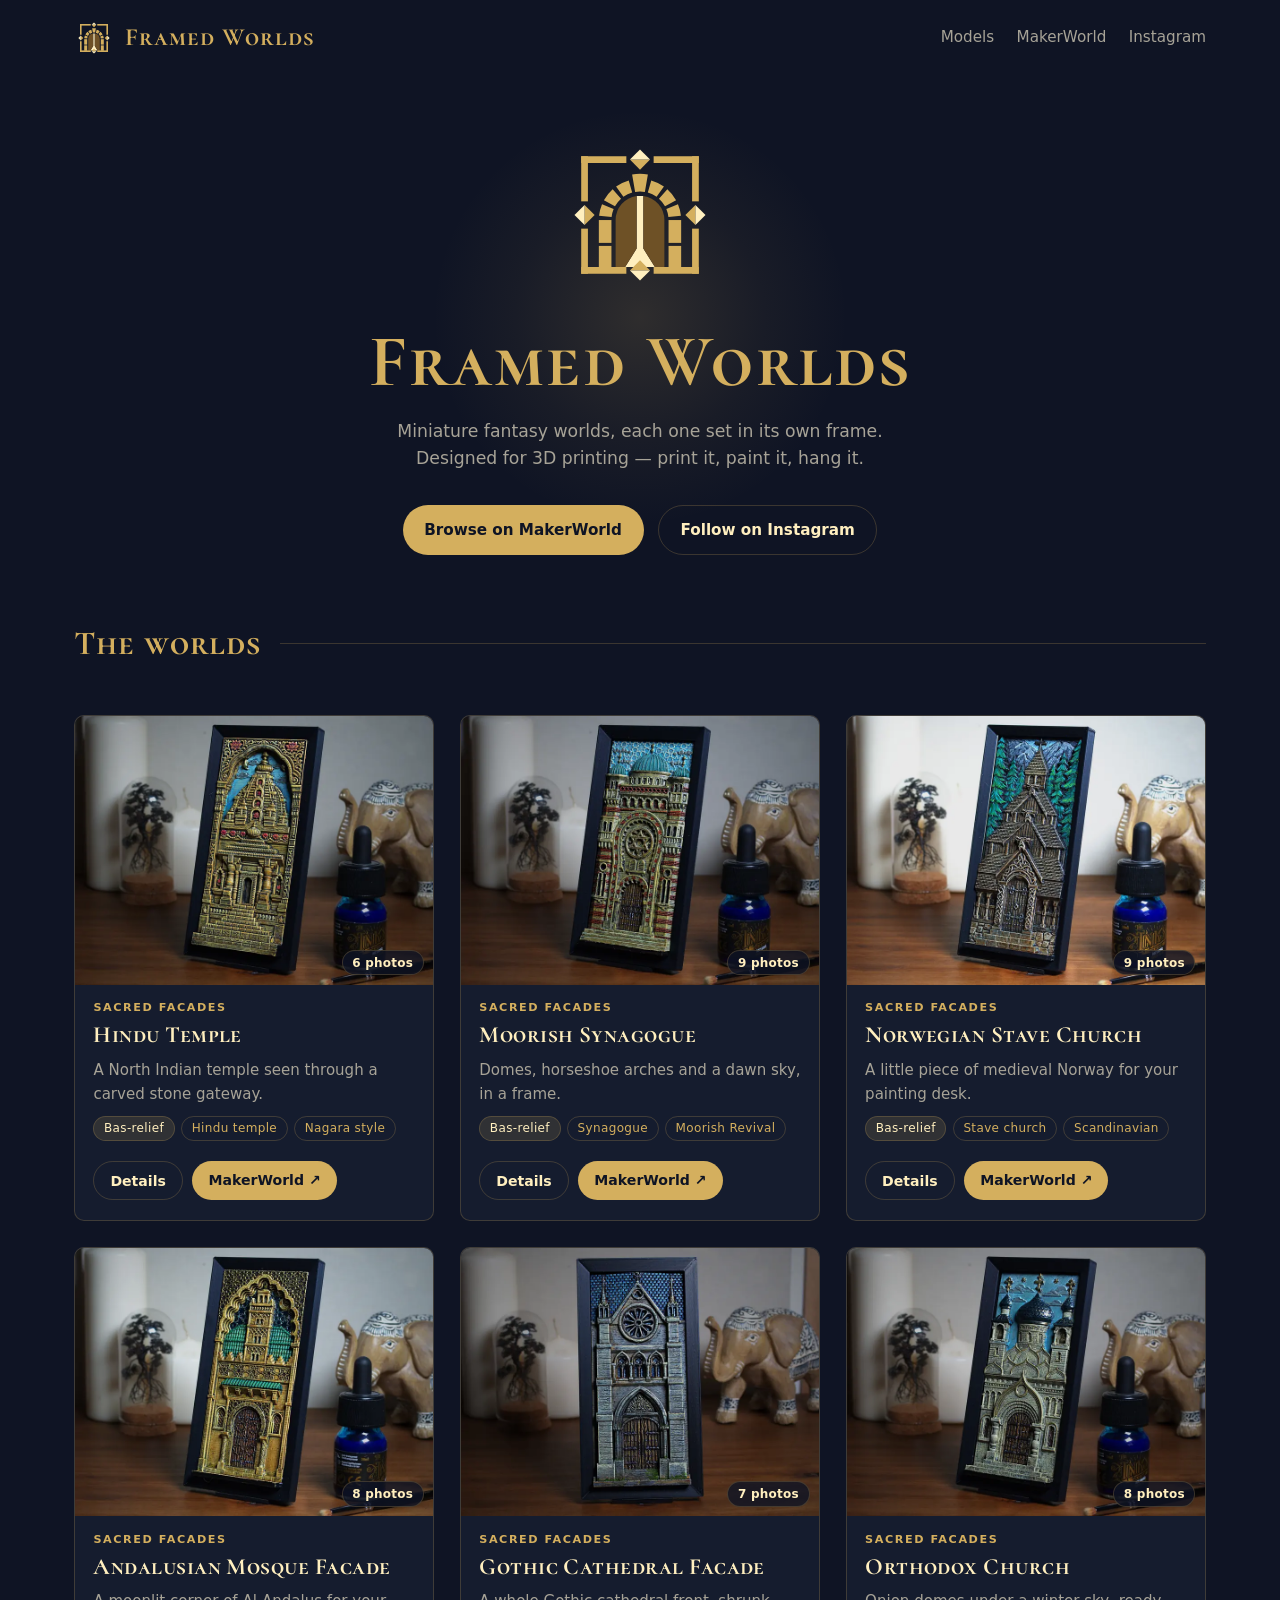
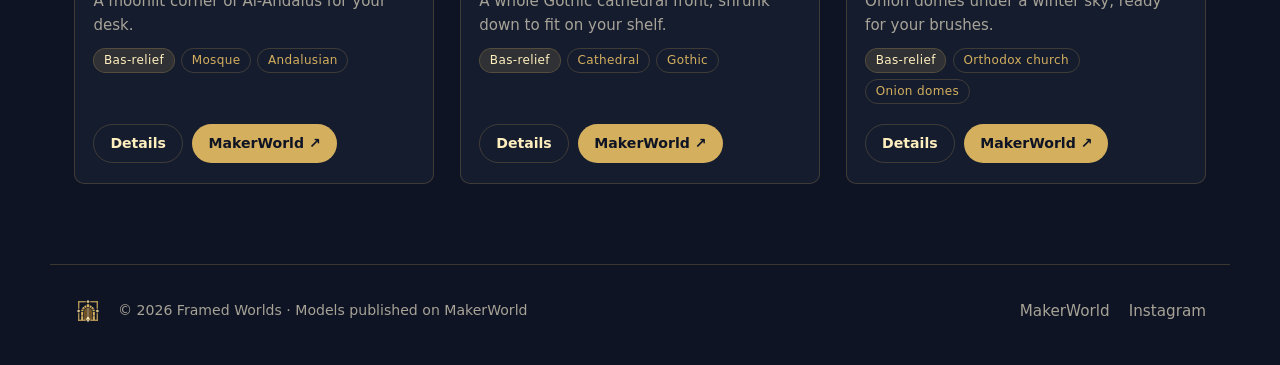
<file: index.html>
<!DOCTYPE html>
<html lang="en">
<head>
  <meta charset="utf-8">
  <meta name="viewport" content="width=device-width, initial-scale=1">
  <title>Framed Worlds — 3D printable framed bas-reliefs to paint</title>
  <meta name="description" content="Framed bas-relief dioramas designed for 3D printing and painting: Gothic cathedral, Norwegian stave church, Moorish synagogue and more. Free files on MakerWorld.">
  <meta name="theme-color" content="#0F1424">

  <!-- Domaine du site (aperçus de liens partagés) -->
  <link rel="canonical" href="https://framedworlds.com/">
  <meta property="og:url" content="https://framedworlds.com/">
  <meta property="og:image" content="https://framedworlds.com/assets/og-image.png">

  <meta property="og:type" content="website">
  <meta property="og:title" content="Framed Worlds">
  <meta property="og:description" content="Framed bas-relief dioramas to 3D print and paint. Free files on MakerWorld.">
  <meta property="og:image:width" content="1200">
  <meta property="og:image:height" content="630">
  <meta name="twitter:card" content="summary_large_image">

  <link rel="icon" href="assets/favicon.svg" type="image/svg+xml">
  <link rel="apple-touch-icon" href="assets/apple-touch-icon.png">
  <link rel="preload" href="assets/fonts/cormorant-sc-700.woff2" as="font" type="font/woff2" crossorigin>
  <link rel="stylesheet" href="styles.css">
</head>
<body>
  <a class="skip" href="#models">Skip to models</a>

  <header class="site-header">
    <a class="brand" href="./" aria-label="Framed Worlds — home">
      <img src="assets/icon.svg" alt="" width="40" height="40">
      <span>Framed Worlds</span>
    </a>
    <nav aria-label="Main">
      <a href="#models">Models</a>
      <a data-link="makerworld" href="#" target="_blank" rel="noopener">MakerWorld</a>
      <a data-link="instagram" href="#" target="_blank" rel="noopener">Instagram</a>
    </nav>
  </header>

  <main>
    <section class="hero">
      <div class="hero-glow" aria-hidden="true"></div>
      <img class="hero-icon" src="assets/icon.svg" alt="" width="168" height="168">
      <h1>Framed Worlds</h1>
      <p class="tagline">Miniature fantasy worlds, each one set in its own frame.<br>
        Designed for 3D printing — print it, paint it, hang it.</p>
      <div class="actions">
        <a class="btn btn-primary" data-link="makerworld" href="#" target="_blank" rel="noopener">Browse on MakerWorld</a>
        <a class="btn btn-ghost" data-link="instagram" href="#" target="_blank" rel="noopener">Follow on Instagram</a>
      </div>
    </section>

    <section id="models" class="models" aria-labelledby="models-title">
      <div class="section-head">
        <h2 id="models-title">The worlds</h2>
        <span class="rule" aria-hidden="true"></span>
      </div>
      <div id="filters" class="filters" role="group" aria-label="Filter by category" hidden></div>
      <div id="grid" class="grid" aria-live="polite">
        <p class="status">Loading…</p>
      </div>
    </section>
  </main>

  <footer class="site-footer">
    <img src="assets/icon.svg" alt="" width="28" height="28">
    <p>© <span id="year">2026</span> Framed Worlds · Models published on MakerWorld</p>
    <nav aria-label="Footer">
      <a data-link="makerworld" href="#" target="_blank" rel="noopener">MakerWorld</a>
      <a data-link="instagram" href="#" target="_blank" rel="noopener">Instagram</a>
    </nav>
  </footer>

  <script src="app.js" defer></script>
</body>
</html>
</file>
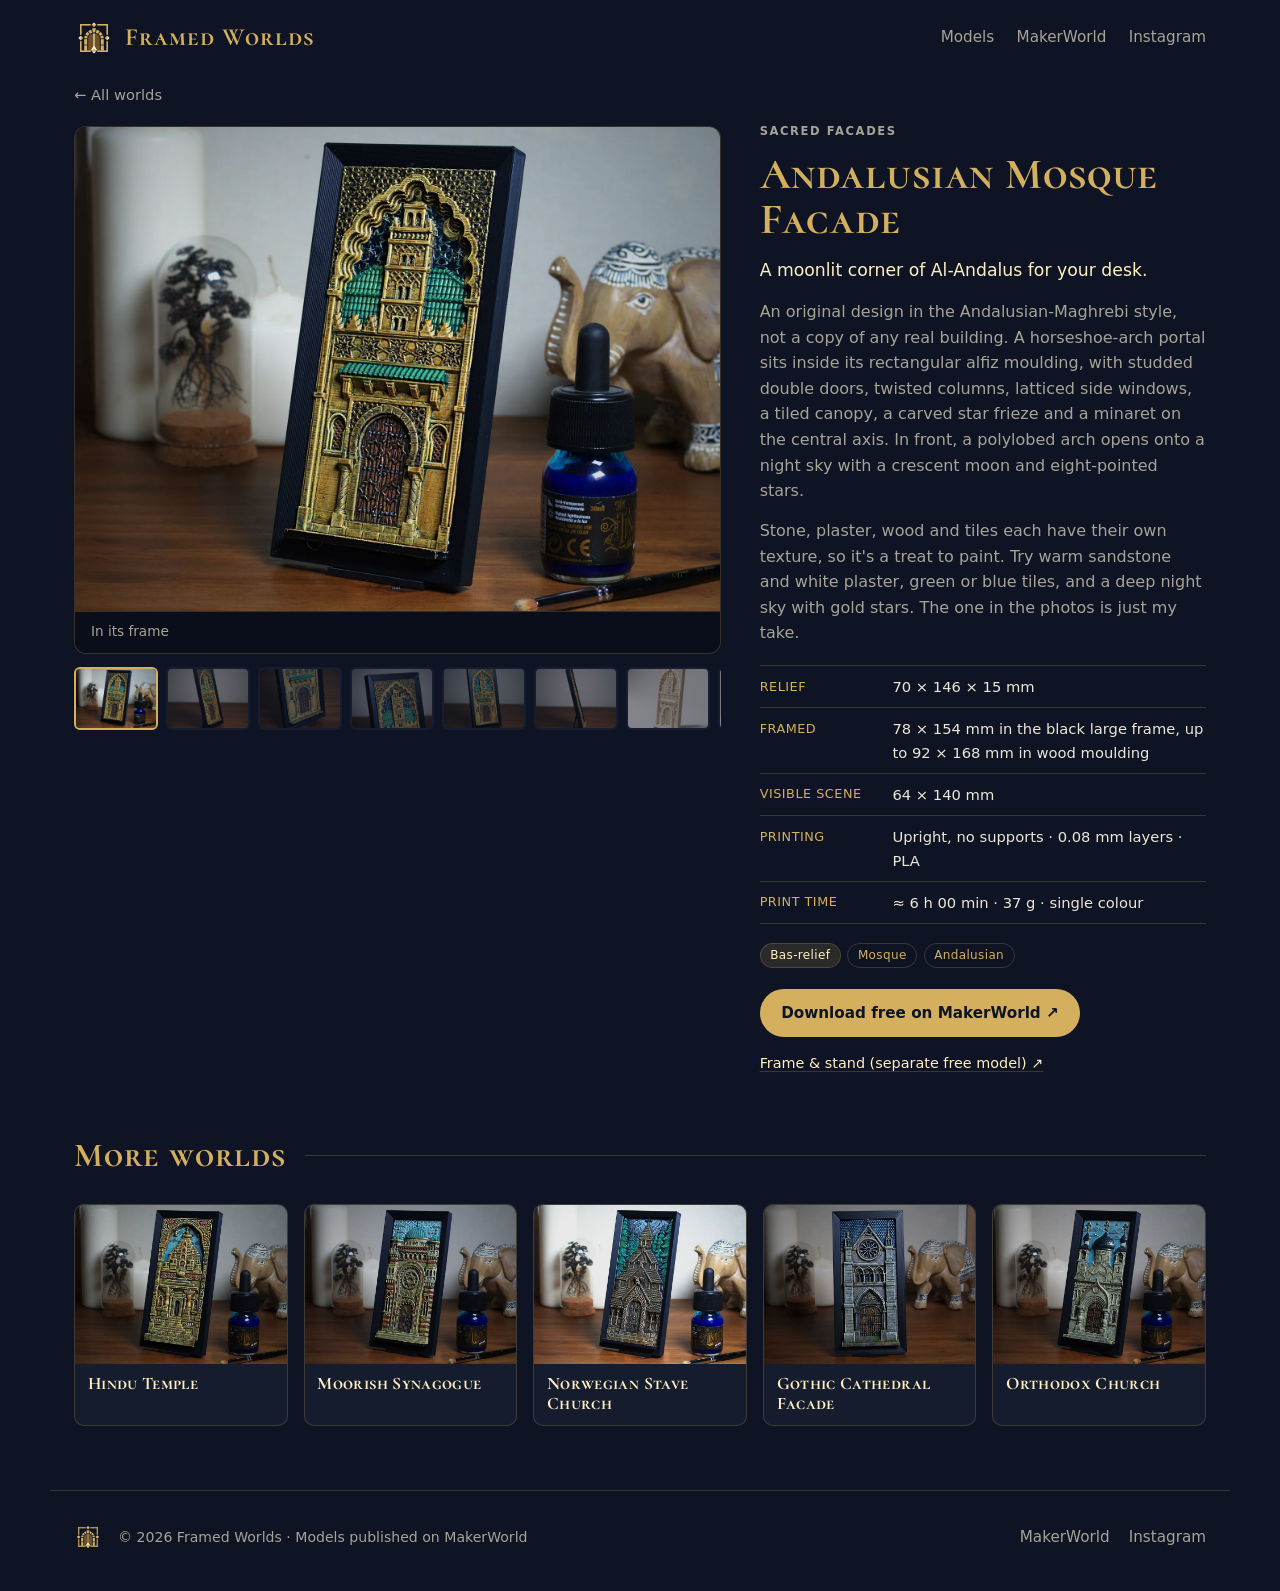
<file: models/andalusian-mosque/index.html>
<!DOCTYPE html>
<html lang="en">
<head>
  <meta charset="utf-8">
  <meta name="viewport" content="width=device-width, initial-scale=1">
  <!-- Page générée par tools/build_pages.py à partir de models.json : ne pas modifier à la main -->
  <title>Andalusian Mosque Facade — framed bas-relief to 3D print &amp; paint | Framed Worlds</title>
  <meta name="description" content="A moonlit corner of Al-Andalus for your desk. An original design in the Andalusian-Maghrebi style, not a copy of any real building. A horseshoe-arch…">
  <meta name="theme-color" content="#0F1424">
  <link rel="canonical" href="https://framedworlds.com/models/andalusian-mosque/">
  <meta property="og:type" content="article">
  <meta property="og:site_name" content="Framed Worlds">
  <meta property="og:url" content="https://framedworlds.com/models/andalusian-mosque/">
  <meta property="og:title" content="Andalusian Mosque Facade — Framed Worlds">
  <meta property="og:description" content="A moonlit corner of Al-Andalus for your desk. An original design in the Andalusian-Maghrebi style, not a copy of any real building. A horseshoe-arch…">
  <meta property="og:image" content="https://framedworlds.com/images/andalusian-mosque/og.jpg">
  <meta property="og:image:width" content="1200">
  <meta property="og:image:height" content="630">
  <meta name="twitter:card" content="summary_large_image">
  <link rel="icon" href="/assets/favicon.svg" type="image/svg+xml">
  <link rel="apple-touch-icon" href="/assets/apple-touch-icon.png">
  <link rel="preload" href="/assets/fonts/cormorant-sc-700.woff2" as="font" type="font/woff2" crossorigin>
  <link rel="stylesheet" href="/styles.css">
  <script type="application/ld+json">{"@context": "https://schema.org", "@graph": [{"@type": "CreativeWork", "name": "Andalusian Mosque Facade", "description": "A moonlit corner of Al-Andalus for your desk. An original design in the Andalusian-Maghrebi style, not a copy of any real building. A horseshoe-arch…", "url": "https://framedworlds.com/models/andalusian-mosque/", "image": ["https://framedworlds.com/images/andalusian-mosque/01_photo_DSC_0472_nef_contexte.webp", "https://framedworlds.com/images/andalusian-mosque/07_photo_DSC_0409_nef.webp", "https://framedworlds.com/images/andalusian-mosque/03_photo_DSC_0513_nef_contexte.webp"], "creator": {"@type": "Organization", "name": "Framed Worlds", "url": "https://framedworlds.com/"}, "isPartOf": {"@type": "CreativeWorkSeries", "name": "Sacred Facades"}, "sameAs": "https://makerworld.com/en/models/3665069-andalusian-mosque-facade-framed-bas-relief-diorama"}, {"@type": "BreadcrumbList", "itemListElement": [{"@type": "ListItem", "position": 1, "name": "Framed Worlds", "item": "https://framedworlds.com/"}, {"@type": "ListItem", "position": 2, "name": "Andalusian Mosque Facade", "item": "https://framedworlds.com/models/andalusian-mosque/"}]}]}</script>
</head>
<body class="model-page">
  <header class="site-header">
    <a class="brand" href="/" aria-label="Framed Worlds — home">
      <img src="/assets/icon.svg" alt="" width="40" height="40">
      <span>Framed Worlds</span>
    </a>
    <nav aria-label="Main">
      <a href="/#models">Models</a>
      <a href="https://makerworld.com/en/@FramedWorlds" target="_blank" rel="noopener">MakerWorld</a>
      <a href="https://www.instagram.com/framedworldsdiorama/" target="_blank" rel="noopener">Instagram</a>
    </nav>
  </header>

  <main class="mp">
    <p class="mp-back"><a href="/#models">← All worlds</a></p>
    <article class="mp-layout">
      <div class="mp-gallery">
        <figure class="mp-stage">
          <img id="mp-main" src="/images/andalusian-mosque/01_photo_DSC_0472_nef_contexte.webp" alt="Andalusian Mosque Facade — In its frame" width="1600" height="1200" decoding="async">
          <figcaption id="mp-caption">In its frame</figcaption>
        </figure>
        <div class="mp-thumbs"><button type="button" data-full="/images/andalusian-mosque/01_photo_DSC_0472_nef_contexte.webp" data-alt="Andalusian Mosque Facade — In its frame" data-caption="In its frame" aria-current="true" aria-label="Photo 1 of 8: In its frame"><img src="/images/andalusian-mosque/01_photo_DSC_0472_nef_contexte-sm.webp" alt="" loading="lazy" decoding="async"></button><button type="button" data-full="/images/andalusian-mosque/07_photo_DSC_0409_nef.webp" data-alt="Andalusian Mosque Facade — Close-up" data-caption="Close-up" aria-label="Photo 2 of 8: Close-up"><img src="/images/andalusian-mosque/07_photo_DSC_0409_nef-sm.webp" alt="" loading="lazy" decoding="async"></button><button type="button" data-full="/images/andalusian-mosque/03_photo_DSC_0513_nef_contexte.webp" data-alt="Andalusian Mosque Facade — On display" data-caption="On display" aria-label="Photo 3 of 8: On display"><img src="/images/andalusian-mosque/03_photo_DSC_0513_nef_contexte-sm.webp" alt="" loading="lazy" decoding="async"></button><button type="button" data-full="/images/andalusian-mosque/04_photo_DSC_0515_nef_contexte.webp" data-alt="Andalusian Mosque Facade — On display" data-caption="On display" aria-label="Photo 4 of 8: On display"><img src="/images/andalusian-mosque/04_photo_DSC_0515_nef_contexte-sm.webp" alt="" loading="lazy" decoding="async"></button><button type="button" data-full="/images/andalusian-mosque/05_photo_DSC_0390_nef.webp" data-alt="Andalusian Mosque Facade — Close-up" data-caption="Close-up" aria-label="Photo 5 of 8: Close-up"><img src="/images/andalusian-mosque/05_photo_DSC_0390_nef-sm.webp" alt="" loading="lazy" decoding="async"></button><button type="button" data-full="/images/andalusian-mosque/06_photo_DSC_0398_nef.webp" data-alt="Andalusian Mosque Facade — Close-up" data-caption="Close-up" aria-label="Photo 6 of 8: Close-up"><img src="/images/andalusian-mosque/06_photo_DSC_0398_nef-sm.webp" alt="" loading="lazy" decoding="async"></button><button type="button" data-full="/images/andalusian-mosque/09_rendu_trois_quarts.webp" data-alt="Andalusian Mosque Facade — 3D render, three-quarter view (unpainted)" data-caption="3D render, three-quarter view (unpainted)" aria-label="Photo 7 of 8: 3D render, three-quarter view (unpainted)"><img src="/images/andalusian-mosque/09_rendu_trois_quarts-sm.webp" alt="" loading="lazy" decoding="async"></button><button type="button" data-full="/images/andalusian-mosque/08_rendu_face.webp" data-alt="Andalusian Mosque Facade — 3D render, front view (unpainted)" data-caption="3D render, front view (unpainted)" aria-label="Photo 8 of 8: 3D render, front view (unpainted)"><img src="/images/andalusian-mosque/08_rendu_face-sm.webp" alt="" loading="lazy" decoding="async"></button></div>
      </div>
      <div class="mp-info">
        <p class="eyebrow">Sacred Facades</p>
        <h1>Andalusian Mosque Facade</h1>
        <p class="lead">A moonlit corner of Al-Andalus for your desk.</p>
        <p>An original design in the Andalusian-Maghrebi style, not a copy of any real building. A horseshoe-arch portal sits inside its rectangular alfiz moulding, with studded double doors, twisted columns, latticed side windows, a tiled canopy, a carved star frieze and a minaret on the central axis. In front, a polylobed arch opens onto a night sky with a crescent moon and eight-pointed stars.</p><p>Stone, plaster, wood and tiles each have their own texture, so it&#x27;s a treat to paint. Try warm sandstone and white plaster, green or blue tiles, and a deep night sky with gold stars. The one in the photos is just my take.</p>
        <dl class="specs"><div><dt>Relief</dt><dd>70 × 146 × 15 mm</dd></div><div><dt>Framed</dt><dd>78 × 154 mm in the black large frame, up to 92 × 168 mm in wood moulding</dd></div><div><dt>Visible scene</dt><dd>64 × 140 mm</dd></div><div><dt>Printing</dt><dd>Upright, no supports · 0.08 mm layers · PLA</dd></div><div><dt>Print time</dt><dd>≈ 6 h 00 min · 37 g · single colour</dd></div></dl>
        <ul class="tags"><li class="cat">Bas-relief</li><li>Mosque</li><li>Andalusian</li></ul>
        <div class="viewer-actions"><a class="btn btn-primary" href="https://makerworld.com/en/models/3665069-andalusian-mosque-facade-framed-bas-relief-diorama" target="_blank" rel="noopener">Download free on MakerWorld ↗</a></div>
        <ul class="extra-links"><li><a href="https://makerworld.com/en/models/3664626-frames-for-bas-relief-dioramas" target="_blank" rel="noopener">Frame &amp; stand (separate free model) ↗</a></li></ul>
      </div>
    </article>
    <section class="mp-more" aria-labelledby="more-title"><div class="section-head"><h2 id="more-title">More worlds</h2><span class="rule" aria-hidden="true"></span></div><ul><li><a href="/models/hindu-temple/"><img src="/images/hindu-temple/01_photo_DSC_0475_nef_contexte-sm.webp" alt="" loading="lazy" width="800" height="600"><span>Hindu Temple</span></a></li><li><a href="/models/moorish-synagogue/"><img src="/images/moorish-synagogue/01_photo_DSC_0473_nef_contexte-sm.webp" alt="" loading="lazy" width="800" height="600"><span>Moorish Synagogue</span></a></li><li><a href="/models/norwegian-stave-church/"><img src="/images/norwegian-stave-church/01_photo_DSC_0478_nef_contexte-sm.webp" alt="" loading="lazy" width="800" height="600"><span>Norwegian Stave Church</span></a></li><li><a href="/models/gothic-cathedral/"><img src="/images/gothic-cathedral/01_photo_DSC_0485_nef_contexte-sm.webp" alt="" loading="lazy" width="800" height="600"><span>Gothic Cathedral Facade</span></a></li><li><a href="/models/orthodox-church/"><img src="/images/orthodox-church/01_photo_DSC_0476_nef_contexte-sm.webp" alt="" loading="lazy" width="800" height="600"><span>Orthodox Church</span></a></li></ul></section>
  </main>

  <footer class="site-footer">
    <img src="/assets/icon.svg" alt="" width="28" height="28">
    <p>© 2026 Framed Worlds · Models published on MakerWorld</p>
    <nav aria-label="Footer"><a href="https://makerworld.com/en/@FramedWorlds" target="_blank" rel="noopener">MakerWorld</a><a href="https://www.instagram.com/framedworldsdiorama/" target="_blank" rel="noopener">Instagram</a></nav>
  </footer>

  <script>
  (function () {
    var main = document.getElementById("mp-main"), cap = document.getElementById("mp-caption");
    var btns = [].slice.call(document.querySelectorAll(".mp-thumbs button"));
    var pos = 0;
    function show(i) {
      if (!btns.length) return;
      pos = (i + btns.length) % btns.length;
      var b = btns[pos];
      main.src = b.getAttribute("data-full"); main.alt = b.getAttribute("data-alt");
      cap.textContent = b.getAttribute("data-caption");
      btns.forEach(function (x, k) { if (k === pos) x.setAttribute("aria-current", "true"); else x.removeAttribute("aria-current"); });
    }
    btns.forEach(function (b, k) { b.addEventListener("click", function () { show(k); }); });
    document.addEventListener("keydown", function (ev) {
      if (ev.key === "ArrowRight") show(pos + 1);
      if (ev.key === "ArrowLeft") show(pos - 1);
    });
    var x0 = null, stage = document.querySelector(".mp-stage");
    if (stage) {
      stage.addEventListener("touchstart", function (ev) { x0 = ev.touches[0].clientX; }, { passive: true });
      stage.addEventListener("touchend", function (ev) {
        if (x0 === null) return; var dx = ev.changedTouches[0].clientX - x0; x0 = null;
        if (Math.abs(dx) > 40) show(pos + (dx < 0 ? 1 : -1));
      });
    }
  })();
  </script>
</body>
</html>
</file>
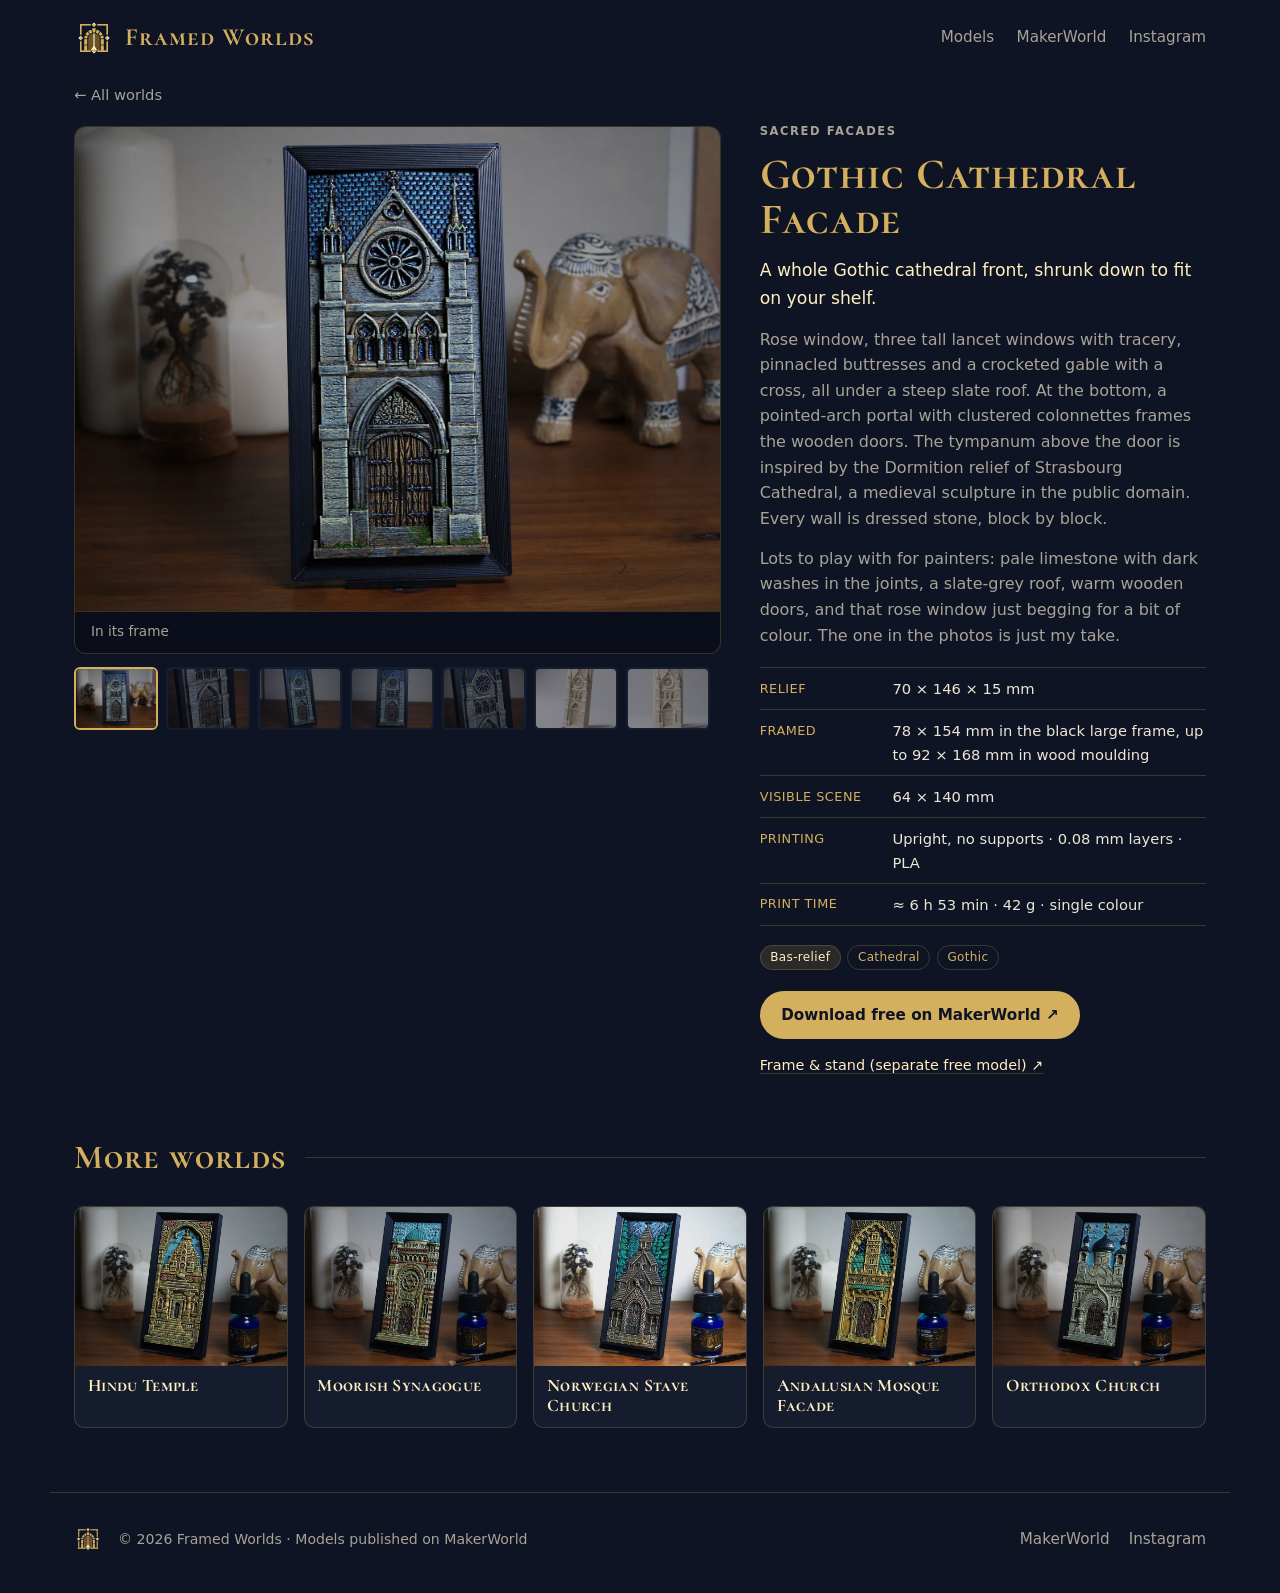
<file: models/gothic-cathedral/index.html>
<!DOCTYPE html>
<html lang="en">
<head>
  <meta charset="utf-8">
  <meta name="viewport" content="width=device-width, initial-scale=1">
  <!-- Page générée par tools/build_pages.py à partir de models.json : ne pas modifier à la main -->
  <title>Gothic Cathedral Facade — framed bas-relief to 3D print &amp; paint | Framed Worlds</title>
  <meta name="description" content="A whole Gothic cathedral front, shrunk down to fit on your shelf. Rose window, three tall lancet windows with tracery, pinnacled buttresses and a…">
  <meta name="theme-color" content="#0F1424">
  <link rel="canonical" href="https://framedworlds.com/models/gothic-cathedral/">
  <meta property="og:type" content="article">
  <meta property="og:site_name" content="Framed Worlds">
  <meta property="og:url" content="https://framedworlds.com/models/gothic-cathedral/">
  <meta property="og:title" content="Gothic Cathedral Facade — Framed Worlds">
  <meta property="og:description" content="A whole Gothic cathedral front, shrunk down to fit on your shelf. Rose window, three tall lancet windows with tracery, pinnacled buttresses and a…">
  <meta property="og:image" content="https://framedworlds.com/images/gothic-cathedral/og.jpg">
  <meta property="og:image:width" content="1200">
  <meta property="og:image:height" content="630">
  <meta name="twitter:card" content="summary_large_image">
  <link rel="icon" href="/assets/favicon.svg" type="image/svg+xml">
  <link rel="apple-touch-icon" href="/assets/apple-touch-icon.png">
  <link rel="preload" href="/assets/fonts/cormorant-sc-700.woff2" as="font" type="font/woff2" crossorigin>
  <link rel="stylesheet" href="/styles.css">
  <script type="application/ld+json">{"@context": "https://schema.org", "@graph": [{"@type": "CreativeWork", "name": "Gothic Cathedral Facade", "description": "A whole Gothic cathedral front, shrunk down to fit on your shelf. Rose window, three tall lancet windows with tracery, pinnacled buttresses and a…", "url": "https://framedworlds.com/models/gothic-cathedral/", "image": ["https://framedworlds.com/images/gothic-cathedral/01_photo_DSC_0485_nef_contexte.webp", "https://framedworlds.com/images/gothic-cathedral/06_photo_DSC_0498_nef_contexte.webp", "https://framedworlds.com/images/gothic-cathedral/07_photo_DSC_0490_nef.webp"], "creator": {"@type": "Organization", "name": "Framed Worlds", "url": "https://framedworlds.com/"}, "isPartOf": {"@type": "CreativeWorkSeries", "name": "Sacred Facades"}, "sameAs": "https://makerworld.com/en/models/3664967-gothic-cathedral-facade-framed-bas-relief-diorama"}, {"@type": "BreadcrumbList", "itemListElement": [{"@type": "ListItem", "position": 1, "name": "Framed Worlds", "item": "https://framedworlds.com/"}, {"@type": "ListItem", "position": 2, "name": "Gothic Cathedral Facade", "item": "https://framedworlds.com/models/gothic-cathedral/"}]}]}</script>
</head>
<body class="model-page">
  <header class="site-header">
    <a class="brand" href="/" aria-label="Framed Worlds — home">
      <img src="/assets/icon.svg" alt="" width="40" height="40">
      <span>Framed Worlds</span>
    </a>
    <nav aria-label="Main">
      <a href="/#models">Models</a>
      <a href="https://makerworld.com/en/@FramedWorlds" target="_blank" rel="noopener">MakerWorld</a>
      <a href="https://www.instagram.com/framedworldsdiorama/" target="_blank" rel="noopener">Instagram</a>
    </nav>
  </header>

  <main class="mp">
    <p class="mp-back"><a href="/#models">← All worlds</a></p>
    <article class="mp-layout">
      <div class="mp-gallery">
        <figure class="mp-stage">
          <img id="mp-main" src="/images/gothic-cathedral/01_photo_DSC_0485_nef_contexte.webp" alt="Gothic Cathedral Facade — In its frame" width="1600" height="1200" decoding="async">
          <figcaption id="mp-caption">In its frame</figcaption>
        </figure>
        <div class="mp-thumbs"><button type="button" data-full="/images/gothic-cathedral/01_photo_DSC_0485_nef_contexte.webp" data-alt="Gothic Cathedral Facade — In its frame" data-caption="In its frame" aria-current="true" aria-label="Photo 1 of 7: In its frame"><img src="/images/gothic-cathedral/01_photo_DSC_0485_nef_contexte-sm.webp" alt="" loading="lazy" decoding="async"></button><button type="button" data-full="/images/gothic-cathedral/06_photo_DSC_0498_nef_contexte.webp" data-alt="Gothic Cathedral Facade — On display" data-caption="On display" aria-label="Photo 2 of 7: On display"><img src="/images/gothic-cathedral/06_photo_DSC_0498_nef_contexte-sm.webp" alt="" loading="lazy" decoding="async"></button><button type="button" data-full="/images/gothic-cathedral/07_photo_DSC_0490_nef.webp" data-alt="Gothic Cathedral Facade — Close-up" data-caption="Close-up" aria-label="Photo 3 of 7: Close-up"><img src="/images/gothic-cathedral/07_photo_DSC_0490_nef-sm.webp" alt="" loading="lazy" decoding="async"></button><button type="button" data-full="/images/gothic-cathedral/02_photo_DSC_0489_nef.webp" data-alt="Gothic Cathedral Facade — Close-up" data-caption="Close-up" aria-label="Photo 4 of 7: Close-up"><img src="/images/gothic-cathedral/02_photo_DSC_0489_nef-sm.webp" alt="" loading="lazy" decoding="async"></button><button type="button" data-full="/images/gothic-cathedral/05_photo_DSC_0497_nef_contexte.webp" data-alt="Gothic Cathedral Facade — On display" data-caption="On display" aria-label="Photo 5 of 7: On display"><img src="/images/gothic-cathedral/05_photo_DSC_0497_nef_contexte-sm.webp" alt="" loading="lazy" decoding="async"></button><button type="button" data-full="/images/gothic-cathedral/09_rendu_trois_quarts.webp" data-alt="Gothic Cathedral Facade — 3D render, three-quarter view (unpainted)" data-caption="3D render, three-quarter view (unpainted)" aria-label="Photo 6 of 7: 3D render, three-quarter view (unpainted)"><img src="/images/gothic-cathedral/09_rendu_trois_quarts-sm.webp" alt="" loading="lazy" decoding="async"></button><button type="button" data-full="/images/gothic-cathedral/08_rendu_face.webp" data-alt="Gothic Cathedral Facade — 3D render, front view (unpainted)" data-caption="3D render, front view (unpainted)" aria-label="Photo 7 of 7: 3D render, front view (unpainted)"><img src="/images/gothic-cathedral/08_rendu_face-sm.webp" alt="" loading="lazy" decoding="async"></button></div>
      </div>
      <div class="mp-info">
        <p class="eyebrow">Sacred Facades</p>
        <h1>Gothic Cathedral Facade</h1>
        <p class="lead">A whole Gothic cathedral front, shrunk down to fit on your shelf.</p>
        <p>Rose window, three tall lancet windows with tracery, pinnacled buttresses and a crocketed gable with a cross, all under a steep slate roof. At the bottom, a pointed-arch portal with clustered colonnettes frames the wooden doors. The tympanum above the door is inspired by the Dormition relief of Strasbourg Cathedral, a medieval sculpture in the public domain. Every wall is dressed stone, block by block.</p><p>Lots to play with for painters: pale limestone with dark washes in the joints, a slate-grey roof, warm wooden doors, and that rose window just begging for a bit of colour. The one in the photos is just my take.</p>
        <dl class="specs"><div><dt>Relief</dt><dd>70 × 146 × 15 mm</dd></div><div><dt>Framed</dt><dd>78 × 154 mm in the black large frame, up to 92 × 168 mm in wood moulding</dd></div><div><dt>Visible scene</dt><dd>64 × 140 mm</dd></div><div><dt>Printing</dt><dd>Upright, no supports · 0.08 mm layers · PLA</dd></div><div><dt>Print time</dt><dd>≈ 6 h 53 min · 42 g · single colour</dd></div></dl>
        <ul class="tags"><li class="cat">Bas-relief</li><li>Cathedral</li><li>Gothic</li></ul>
        <div class="viewer-actions"><a class="btn btn-primary" href="https://makerworld.com/en/models/3664967-gothic-cathedral-facade-framed-bas-relief-diorama" target="_blank" rel="noopener">Download free on MakerWorld ↗</a></div>
        <ul class="extra-links"><li><a href="https://makerworld.com/en/models/3664626-frames-for-bas-relief-dioramas" target="_blank" rel="noopener">Frame &amp; stand (separate free model) ↗</a></li></ul>
      </div>
    </article>
    <section class="mp-more" aria-labelledby="more-title"><div class="section-head"><h2 id="more-title">More worlds</h2><span class="rule" aria-hidden="true"></span></div><ul><li><a href="/models/hindu-temple/"><img src="/images/hindu-temple/01_photo_DSC_0475_nef_contexte-sm.webp" alt="" loading="lazy" width="800" height="600"><span>Hindu Temple</span></a></li><li><a href="/models/moorish-synagogue/"><img src="/images/moorish-synagogue/01_photo_DSC_0473_nef_contexte-sm.webp" alt="" loading="lazy" width="800" height="600"><span>Moorish Synagogue</span></a></li><li><a href="/models/norwegian-stave-church/"><img src="/images/norwegian-stave-church/01_photo_DSC_0478_nef_contexte-sm.webp" alt="" loading="lazy" width="800" height="600"><span>Norwegian Stave Church</span></a></li><li><a href="/models/andalusian-mosque/"><img src="/images/andalusian-mosque/01_photo_DSC_0472_nef_contexte-sm.webp" alt="" loading="lazy" width="800" height="600"><span>Andalusian Mosque Facade</span></a></li><li><a href="/models/orthodox-church/"><img src="/images/orthodox-church/01_photo_DSC_0476_nef_contexte-sm.webp" alt="" loading="lazy" width="800" height="600"><span>Orthodox Church</span></a></li></ul></section>
  </main>

  <footer class="site-footer">
    <img src="/assets/icon.svg" alt="" width="28" height="28">
    <p>© 2026 Framed Worlds · Models published on MakerWorld</p>
    <nav aria-label="Footer"><a href="https://makerworld.com/en/@FramedWorlds" target="_blank" rel="noopener">MakerWorld</a><a href="https://www.instagram.com/framedworldsdiorama/" target="_blank" rel="noopener">Instagram</a></nav>
  </footer>

  <script>
  (function () {
    var main = document.getElementById("mp-main"), cap = document.getElementById("mp-caption");
    var btns = [].slice.call(document.querySelectorAll(".mp-thumbs button"));
    var pos = 0;
    function show(i) {
      if (!btns.length) return;
      pos = (i + btns.length) % btns.length;
      var b = btns[pos];
      main.src = b.getAttribute("data-full"); main.alt = b.getAttribute("data-alt");
      cap.textContent = b.getAttribute("data-caption");
      btns.forEach(function (x, k) { if (k === pos) x.setAttribute("aria-current", "true"); else x.removeAttribute("aria-current"); });
    }
    btns.forEach(function (b, k) { b.addEventListener("click", function () { show(k); }); });
    document.addEventListener("keydown", function (ev) {
      if (ev.key === "ArrowRight") show(pos + 1);
      if (ev.key === "ArrowLeft") show(pos - 1);
    });
    var x0 = null, stage = document.querySelector(".mp-stage");
    if (stage) {
      stage.addEventListener("touchstart", function (ev) { x0 = ev.touches[0].clientX; }, { passive: true });
      stage.addEventListener("touchend", function (ev) {
        if (x0 === null) return; var dx = ev.changedTouches[0].clientX - x0; x0 = null;
        if (Math.abs(dx) > 40) show(pos + (dx < 0 ? 1 : -1));
      });
    }
  })();
  </script>
</body>
</html>
</file>
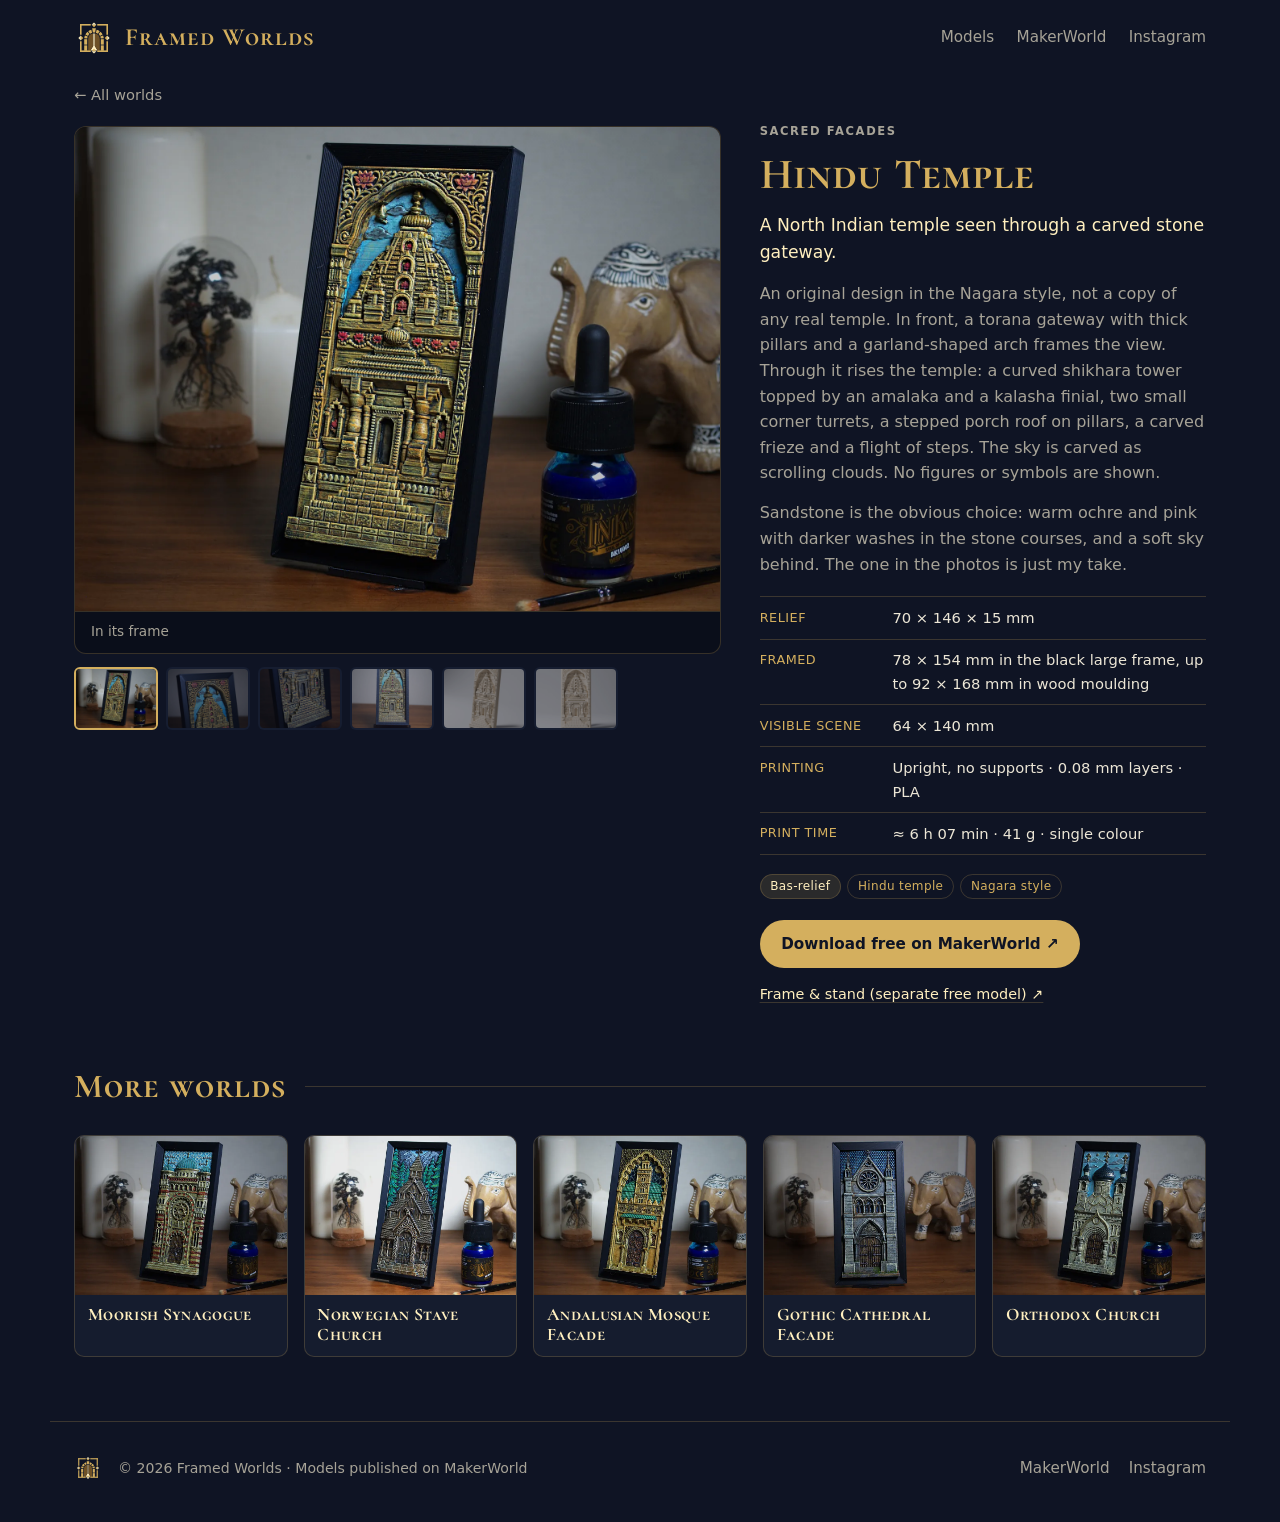
<file: models/hindu-temple/index.html>
<!DOCTYPE html>
<html lang="en">
<head>
  <meta charset="utf-8">
  <meta name="viewport" content="width=device-width, initial-scale=1">
  <!-- Page générée par tools/build_pages.py à partir de models.json : ne pas modifier à la main -->
  <title>Hindu Temple — framed bas-relief to 3D print &amp; paint | Framed Worlds</title>
  <meta name="description" content="A North Indian temple seen through a carved stone gateway. An original design in the Nagara style, not a copy of any real temple. In front, a torana…">
  <meta name="theme-color" content="#0F1424">
  <link rel="canonical" href="https://framedworlds.com/models/hindu-temple/">
  <meta property="og:type" content="article">
  <meta property="og:site_name" content="Framed Worlds">
  <meta property="og:url" content="https://framedworlds.com/models/hindu-temple/">
  <meta property="og:title" content="Hindu Temple — Framed Worlds">
  <meta property="og:description" content="A North Indian temple seen through a carved stone gateway. An original design in the Nagara style, not a copy of any real temple. In front, a torana…">
  <meta property="og:image" content="https://framedworlds.com/images/hindu-temple/og.jpg">
  <meta property="og:image:width" content="1200">
  <meta property="og:image:height" content="630">
  <meta name="twitter:card" content="summary_large_image">
  <link rel="icon" href="/assets/favicon.svg" type="image/svg+xml">
  <link rel="apple-touch-icon" href="/assets/apple-touch-icon.png">
  <link rel="preload" href="/assets/fonts/cormorant-sc-700.woff2" as="font" type="font/woff2" crossorigin>
  <link rel="stylesheet" href="/styles.css">
  <script type="application/ld+json">{"@context": "https://schema.org", "@graph": [{"@type": "CreativeWork", "name": "Hindu Temple", "description": "A North Indian temple seen through a carved stone gateway. An original design in the Nagara style, not a copy of any real temple. In front, a torana…", "url": "https://framedworlds.com/models/hindu-temple/", "image": ["https://framedworlds.com/images/hindu-temple/01_photo_DSC_0475_nef_contexte.webp", "https://framedworlds.com/images/hindu-temple/03_photo_DSC_0500_nef_contexte.webp", "https://framedworlds.com/images/hindu-temple/04_photo_DSC_0503_nef_contexte.webp"], "creator": {"@type": "Organization", "name": "Framed Worlds", "url": "https://framedworlds.com/"}, "isPartOf": {"@type": "CreativeWorkSeries", "name": "Sacred Facades"}, "sameAs": "https://makerworld.com/en/models/3665188-hindu-temple-framed-bas-relief-diorama"}, {"@type": "BreadcrumbList", "itemListElement": [{"@type": "ListItem", "position": 1, "name": "Framed Worlds", "item": "https://framedworlds.com/"}, {"@type": "ListItem", "position": 2, "name": "Hindu Temple", "item": "https://framedworlds.com/models/hindu-temple/"}]}]}</script>
</head>
<body class="model-page">
  <header class="site-header">
    <a class="brand" href="/" aria-label="Framed Worlds — home">
      <img src="/assets/icon.svg" alt="" width="40" height="40">
      <span>Framed Worlds</span>
    </a>
    <nav aria-label="Main">
      <a href="/#models">Models</a>
      <a href="https://makerworld.com/en/@FramedWorlds" target="_blank" rel="noopener">MakerWorld</a>
      <a href="https://www.instagram.com/framedworldsdiorama/" target="_blank" rel="noopener">Instagram</a>
    </nav>
  </header>

  <main class="mp">
    <p class="mp-back"><a href="/#models">← All worlds</a></p>
    <article class="mp-layout">
      <div class="mp-gallery">
        <figure class="mp-stage">
          <img id="mp-main" src="/images/hindu-temple/01_photo_DSC_0475_nef_contexte.webp" alt="Hindu Temple — In its frame" width="1600" height="1200" decoding="async">
          <figcaption id="mp-caption">In its frame</figcaption>
        </figure>
        <div class="mp-thumbs"><button type="button" data-full="/images/hindu-temple/01_photo_DSC_0475_nef_contexte.webp" data-alt="Hindu Temple — In its frame" data-caption="In its frame" aria-current="true" aria-label="Photo 1 of 6: In its frame"><img src="/images/hindu-temple/01_photo_DSC_0475_nef_contexte-sm.webp" alt="" loading="lazy" decoding="async"></button><button type="button" data-full="/images/hindu-temple/03_photo_DSC_0500_nef_contexte.webp" data-alt="Hindu Temple — On display" data-caption="On display" aria-label="Photo 2 of 6: On display"><img src="/images/hindu-temple/03_photo_DSC_0500_nef_contexte-sm.webp" alt="" loading="lazy" decoding="async"></button><button type="button" data-full="/images/hindu-temple/04_photo_DSC_0503_nef_contexte.webp" data-alt="Hindu Temple — On display" data-caption="On display" aria-label="Photo 3 of 6: On display"><img src="/images/hindu-temple/04_photo_DSC_0503_nef_contexte-sm.webp" alt="" loading="lazy" decoding="async"></button><button type="button" data-full="/images/hindu-temple/07_photo_DSC_0371_nef.webp" data-alt="Hindu Temple — Close-up" data-caption="Close-up" aria-label="Photo 4 of 6: Close-up"><img src="/images/hindu-temple/07_photo_DSC_0371_nef-sm.webp" alt="" loading="lazy" decoding="async"></button><button type="button" data-full="/images/hindu-temple/09_rendu_trois_quarts.webp" data-alt="Hindu Temple — 3D render, three-quarter view (unpainted)" data-caption="3D render, three-quarter view (unpainted)" aria-label="Photo 5 of 6: 3D render, three-quarter view (unpainted)"><img src="/images/hindu-temple/09_rendu_trois_quarts-sm.webp" alt="" loading="lazy" decoding="async"></button><button type="button" data-full="/images/hindu-temple/08_rendu_face.webp" data-alt="Hindu Temple — 3D render, front view (unpainted)" data-caption="3D render, front view (unpainted)" aria-label="Photo 6 of 6: 3D render, front view (unpainted)"><img src="/images/hindu-temple/08_rendu_face-sm.webp" alt="" loading="lazy" decoding="async"></button></div>
      </div>
      <div class="mp-info">
        <p class="eyebrow">Sacred Facades</p>
        <h1>Hindu Temple</h1>
        <p class="lead">A North Indian temple seen through a carved stone gateway.</p>
        <p>An original design in the Nagara style, not a copy of any real temple. In front, a torana gateway with thick pillars and a garland-shaped arch frames the view. Through it rises the temple: a curved shikhara tower topped by an amalaka and a kalasha finial, two small corner turrets, a stepped porch roof on pillars, a carved frieze and a flight of steps. The sky is carved as scrolling clouds. No figures or symbols are shown.</p><p>Sandstone is the obvious choice: warm ochre and pink with darker washes in the stone courses, and a soft sky behind. The one in the photos is just my take.</p>
        <dl class="specs"><div><dt>Relief</dt><dd>70 × 146 × 15 mm</dd></div><div><dt>Framed</dt><dd>78 × 154 mm in the black large frame, up to 92 × 168 mm in wood moulding</dd></div><div><dt>Visible scene</dt><dd>64 × 140 mm</dd></div><div><dt>Printing</dt><dd>Upright, no supports · 0.08 mm layers · PLA</dd></div><div><dt>Print time</dt><dd>≈ 6 h 07 min · 41 g · single colour</dd></div></dl>
        <ul class="tags"><li class="cat">Bas-relief</li><li>Hindu temple</li><li>Nagara style</li></ul>
        <div class="viewer-actions"><a class="btn btn-primary" href="https://makerworld.com/en/models/3665188-hindu-temple-framed-bas-relief-diorama" target="_blank" rel="noopener">Download free on MakerWorld ↗</a></div>
        <ul class="extra-links"><li><a href="https://makerworld.com/en/models/3664626-frames-for-bas-relief-dioramas" target="_blank" rel="noopener">Frame &amp; stand (separate free model) ↗</a></li></ul>
      </div>
    </article>
    <section class="mp-more" aria-labelledby="more-title"><div class="section-head"><h2 id="more-title">More worlds</h2><span class="rule" aria-hidden="true"></span></div><ul><li><a href="/models/moorish-synagogue/"><img src="/images/moorish-synagogue/01_photo_DSC_0473_nef_contexte-sm.webp" alt="" loading="lazy" width="800" height="600"><span>Moorish Synagogue</span></a></li><li><a href="/models/norwegian-stave-church/"><img src="/images/norwegian-stave-church/01_photo_DSC_0478_nef_contexte-sm.webp" alt="" loading="lazy" width="800" height="600"><span>Norwegian Stave Church</span></a></li><li><a href="/models/andalusian-mosque/"><img src="/images/andalusian-mosque/01_photo_DSC_0472_nef_contexte-sm.webp" alt="" loading="lazy" width="800" height="600"><span>Andalusian Mosque Facade</span></a></li><li><a href="/models/gothic-cathedral/"><img src="/images/gothic-cathedral/01_photo_DSC_0485_nef_contexte-sm.webp" alt="" loading="lazy" width="800" height="600"><span>Gothic Cathedral Facade</span></a></li><li><a href="/models/orthodox-church/"><img src="/images/orthodox-church/01_photo_DSC_0476_nef_contexte-sm.webp" alt="" loading="lazy" width="800" height="600"><span>Orthodox Church</span></a></li></ul></section>
  </main>

  <footer class="site-footer">
    <img src="/assets/icon.svg" alt="" width="28" height="28">
    <p>© 2026 Framed Worlds · Models published on MakerWorld</p>
    <nav aria-label="Footer"><a href="https://makerworld.com/en/@FramedWorlds" target="_blank" rel="noopener">MakerWorld</a><a href="https://www.instagram.com/framedworldsdiorama/" target="_blank" rel="noopener">Instagram</a></nav>
  </footer>

  <script>
  (function () {
    var main = document.getElementById("mp-main"), cap = document.getElementById("mp-caption");
    var btns = [].slice.call(document.querySelectorAll(".mp-thumbs button"));
    var pos = 0;
    function show(i) {
      if (!btns.length) return;
      pos = (i + btns.length) % btns.length;
      var b = btns[pos];
      main.src = b.getAttribute("data-full"); main.alt = b.getAttribute("data-alt");
      cap.textContent = b.getAttribute("data-caption");
      btns.forEach(function (x, k) { if (k === pos) x.setAttribute("aria-current", "true"); else x.removeAttribute("aria-current"); });
    }
    btns.forEach(function (b, k) { b.addEventListener("click", function () { show(k); }); });
    document.addEventListener("keydown", function (ev) {
      if (ev.key === "ArrowRight") show(pos + 1);
      if (ev.key === "ArrowLeft") show(pos - 1);
    });
    var x0 = null, stage = document.querySelector(".mp-stage");
    if (stage) {
      stage.addEventListener("touchstart", function (ev) { x0 = ev.touches[0].clientX; }, { passive: true });
      stage.addEventListener("touchend", function (ev) {
        if (x0 === null) return; var dx = ev.changedTouches[0].clientX - x0; x0 = null;
        if (Math.abs(dx) > 40) show(pos + (dx < 0 ? 1 : -1));
      });
    }
  })();
  </script>
</body>
</html>
</file>
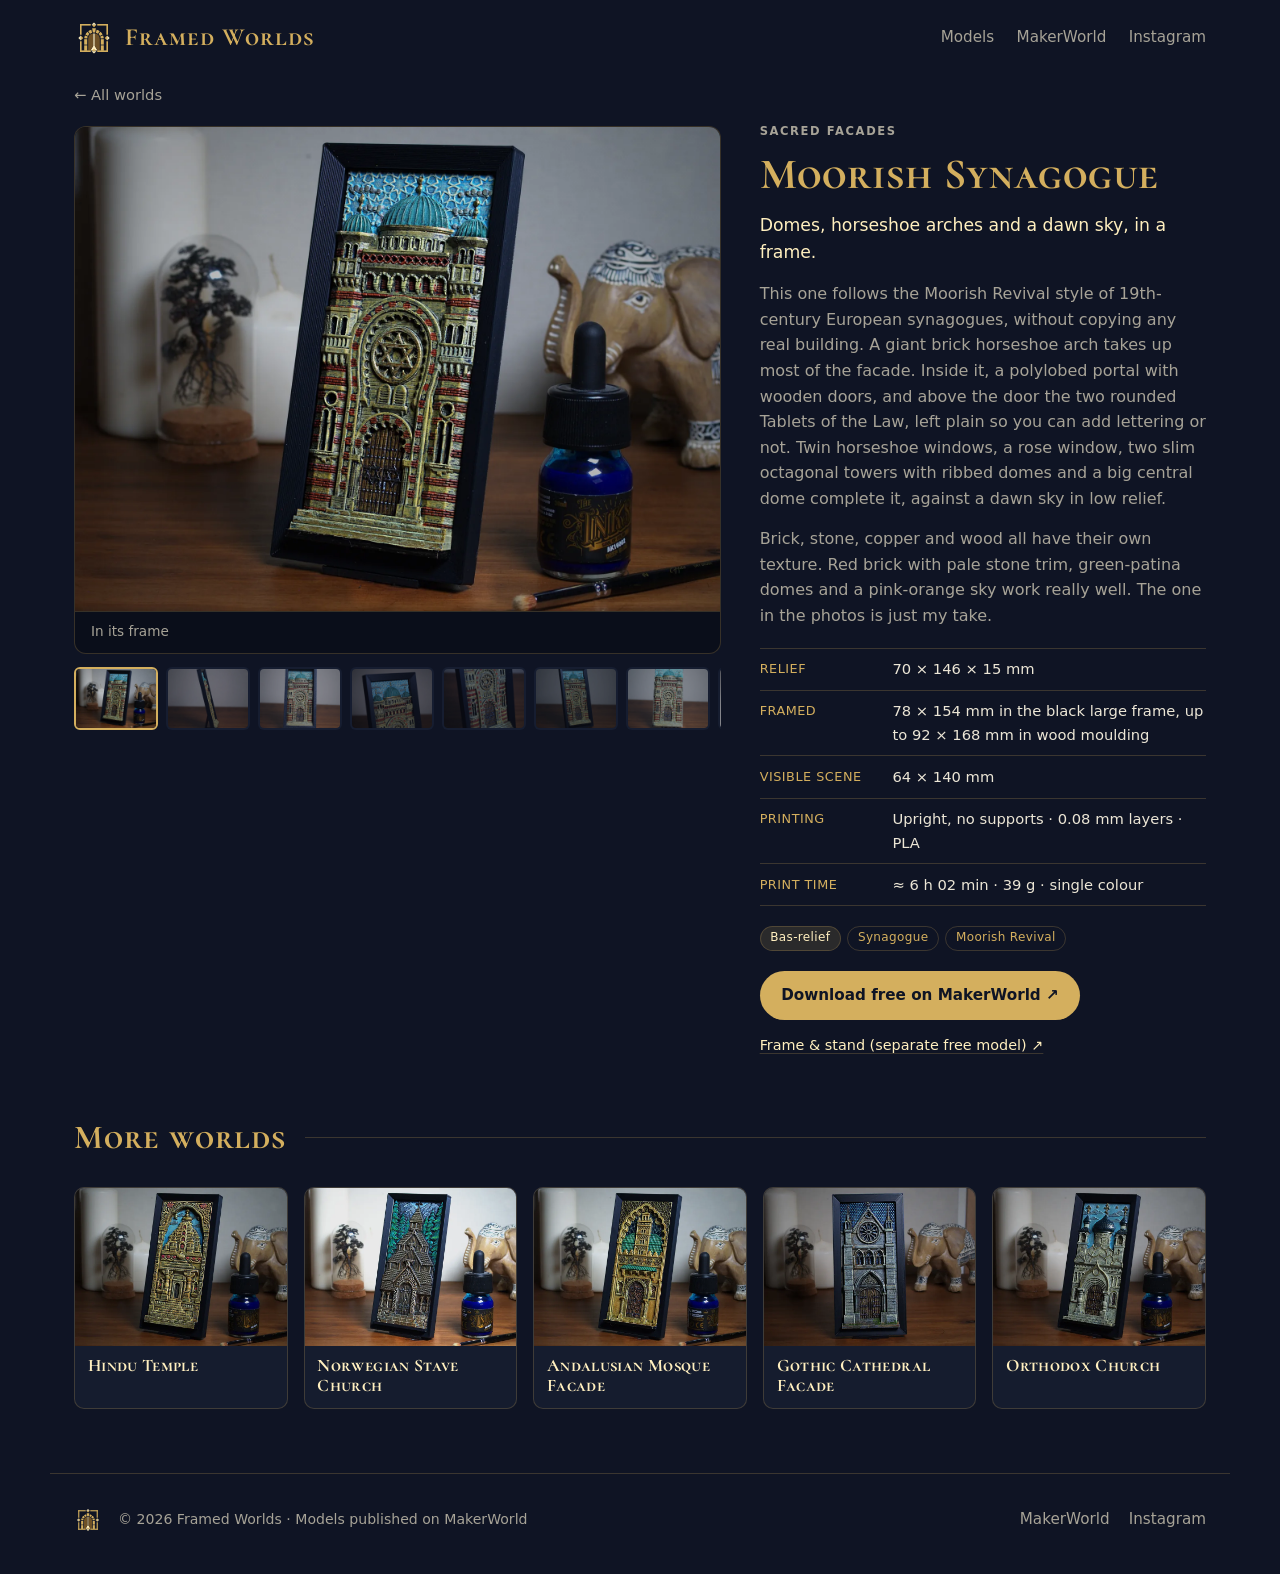
<file: models/moorish-synagogue/index.html>
<!DOCTYPE html>
<html lang="en">
<head>
  <meta charset="utf-8">
  <meta name="viewport" content="width=device-width, initial-scale=1">
  <!-- Page générée par tools/build_pages.py à partir de models.json : ne pas modifier à la main -->
  <title>Moorish Synagogue — framed bas-relief to 3D print &amp; paint | Framed Worlds</title>
  <meta name="description" content="Domes, horseshoe arches and a dawn sky, in a frame. This one follows the Moorish Revival style of 19th-century European synagogues, without copying any…">
  <meta name="theme-color" content="#0F1424">
  <link rel="canonical" href="https://framedworlds.com/models/moorish-synagogue/">
  <meta property="og:type" content="article">
  <meta property="og:site_name" content="Framed Worlds">
  <meta property="og:url" content="https://framedworlds.com/models/moorish-synagogue/">
  <meta property="og:title" content="Moorish Synagogue — Framed Worlds">
  <meta property="og:description" content="Domes, horseshoe arches and a dawn sky, in a frame. This one follows the Moorish Revival style of 19th-century European synagogues, without copying any…">
  <meta property="og:image" content="https://framedworlds.com/images/moorish-synagogue/og.jpg">
  <meta property="og:image:width" content="1200">
  <meta property="og:image:height" content="630">
  <meta name="twitter:card" content="summary_large_image">
  <link rel="icon" href="/assets/favicon.svg" type="image/svg+xml">
  <link rel="apple-touch-icon" href="/assets/apple-touch-icon.png">
  <link rel="preload" href="/assets/fonts/cormorant-sc-700.woff2" as="font" type="font/woff2" crossorigin>
  <link rel="stylesheet" href="/styles.css">
  <script type="application/ld+json">{"@context": "https://schema.org", "@graph": [{"@type": "CreativeWork", "name": "Moorish Synagogue", "description": "Domes, horseshoe arches and a dawn sky, in a frame. This one follows the Moorish Revival style of 19th-century European synagogues, without copying any…", "url": "https://framedworlds.com/models/moorish-synagogue/", "image": ["https://framedworlds.com/images/moorish-synagogue/01_photo_DSC_0473_nef_contexte.webp", "https://framedworlds.com/images/moorish-synagogue/07_photo_DSC_0400_nef.webp", "https://framedworlds.com/images/moorish-synagogue/02_photo_DSC_0374_nef.webp"], "creator": {"@type": "Organization", "name": "Framed Worlds", "url": "https://framedworlds.com/"}, "isPartOf": {"@type": "CreativeWorkSeries", "name": "Sacred Facades"}, "sameAs": "https://makerworld.com/en/models/3665148-moorish-synagogue-framed-bas-relief-diorama"}, {"@type": "BreadcrumbList", "itemListElement": [{"@type": "ListItem", "position": 1, "name": "Framed Worlds", "item": "https://framedworlds.com/"}, {"@type": "ListItem", "position": 2, "name": "Moorish Synagogue", "item": "https://framedworlds.com/models/moorish-synagogue/"}]}]}</script>
</head>
<body class="model-page">
  <header class="site-header">
    <a class="brand" href="/" aria-label="Framed Worlds — home">
      <img src="/assets/icon.svg" alt="" width="40" height="40">
      <span>Framed Worlds</span>
    </a>
    <nav aria-label="Main">
      <a href="/#models">Models</a>
      <a href="https://makerworld.com/en/@FramedWorlds" target="_blank" rel="noopener">MakerWorld</a>
      <a href="https://www.instagram.com/framedworldsdiorama/" target="_blank" rel="noopener">Instagram</a>
    </nav>
  </header>

  <main class="mp">
    <p class="mp-back"><a href="/#models">← All worlds</a></p>
    <article class="mp-layout">
      <div class="mp-gallery">
        <figure class="mp-stage">
          <img id="mp-main" src="/images/moorish-synagogue/01_photo_DSC_0473_nef_contexte.webp" alt="Moorish Synagogue — In its frame" width="1600" height="1200" decoding="async">
          <figcaption id="mp-caption">In its frame</figcaption>
        </figure>
        <div class="mp-thumbs"><button type="button" data-full="/images/moorish-synagogue/01_photo_DSC_0473_nef_contexte.webp" data-alt="Moorish Synagogue — In its frame" data-caption="In its frame" aria-current="true" aria-label="Photo 1 of 9: In its frame"><img src="/images/moorish-synagogue/01_photo_DSC_0473_nef_contexte-sm.webp" alt="" loading="lazy" decoding="async"></button><button type="button" data-full="/images/moorish-synagogue/07_photo_DSC_0400_nef.webp" data-alt="Moorish Synagogue — Close-up" data-caption="Close-up" aria-label="Photo 2 of 9: Close-up"><img src="/images/moorish-synagogue/07_photo_DSC_0400_nef-sm.webp" alt="" loading="lazy" decoding="async"></button><button type="button" data-full="/images/moorish-synagogue/02_photo_DSC_0374_nef.webp" data-alt="Moorish Synagogue — Close-up" data-caption="Close-up" aria-label="Photo 3 of 9: Close-up"><img src="/images/moorish-synagogue/02_photo_DSC_0374_nef-sm.webp" alt="" loading="lazy" decoding="async"></button><button type="button" data-full="/images/moorish-synagogue/03_photo_DSC_0509_nef_contexte.webp" data-alt="Moorish Synagogue — On display" data-caption="On display" aria-label="Photo 4 of 9: On display"><img src="/images/moorish-synagogue/03_photo_DSC_0509_nef_contexte-sm.webp" alt="" loading="lazy" decoding="async"></button><button type="button" data-full="/images/moorish-synagogue/04_photo_DSC_0511_nef_contexte.webp" data-alt="Moorish Synagogue — On display" data-caption="On display" aria-label="Photo 5 of 9: On display"><img src="/images/moorish-synagogue/04_photo_DSC_0511_nef_contexte-sm.webp" alt="" loading="lazy" decoding="async"></button><button type="button" data-full="/images/moorish-synagogue/05_photo_DSC_0388_nef.webp" data-alt="Moorish Synagogue — Close-up" data-caption="Close-up" aria-label="Photo 6 of 9: Close-up"><img src="/images/moorish-synagogue/05_photo_DSC_0388_nef-sm.webp" alt="" loading="lazy" decoding="async"></button><button type="button" data-full="/images/moorish-synagogue/06_photo_DSC_0376_nef.webp" data-alt="Moorish Synagogue — Close-up" data-caption="Close-up" aria-label="Photo 7 of 9: Close-up"><img src="/images/moorish-synagogue/06_photo_DSC_0376_nef-sm.webp" alt="" loading="lazy" decoding="async"></button><button type="button" data-full="/images/moorish-synagogue/09_rendu_trois_quarts.webp" data-alt="Moorish Synagogue — 3D render, three-quarter view (unpainted)" data-caption="3D render, three-quarter view (unpainted)" aria-label="Photo 8 of 9: 3D render, three-quarter view (unpainted)"><img src="/images/moorish-synagogue/09_rendu_trois_quarts-sm.webp" alt="" loading="lazy" decoding="async"></button><button type="button" data-full="/images/moorish-synagogue/08_rendu_face.webp" data-alt="Moorish Synagogue — 3D render, front view (unpainted)" data-caption="3D render, front view (unpainted)" aria-label="Photo 9 of 9: 3D render, front view (unpainted)"><img src="/images/moorish-synagogue/08_rendu_face-sm.webp" alt="" loading="lazy" decoding="async"></button></div>
      </div>
      <div class="mp-info">
        <p class="eyebrow">Sacred Facades</p>
        <h1>Moorish Synagogue</h1>
        <p class="lead">Domes, horseshoe arches and a dawn sky, in a frame.</p>
        <p>This one follows the Moorish Revival style of 19th-century European synagogues, without copying any real building. A giant brick horseshoe arch takes up most of the facade. Inside it, a polylobed portal with wooden doors, and above the door the two rounded Tablets of the Law, left plain so you can add lettering or not. Twin horseshoe windows, a rose window, two slim octagonal towers with ribbed domes and a big central dome complete it, against a dawn sky in low relief.</p><p>Brick, stone, copper and wood all have their own texture. Red brick with pale stone trim, green-patina domes and a pink-orange sky work really well. The one in the photos is just my take.</p>
        <dl class="specs"><div><dt>Relief</dt><dd>70 × 146 × 15 mm</dd></div><div><dt>Framed</dt><dd>78 × 154 mm in the black large frame, up to 92 × 168 mm in wood moulding</dd></div><div><dt>Visible scene</dt><dd>64 × 140 mm</dd></div><div><dt>Printing</dt><dd>Upright, no supports · 0.08 mm layers · PLA</dd></div><div><dt>Print time</dt><dd>≈ 6 h 02 min · 39 g · single colour</dd></div></dl>
        <ul class="tags"><li class="cat">Bas-relief</li><li>Synagogue</li><li>Moorish Revival</li></ul>
        <div class="viewer-actions"><a class="btn btn-primary" href="https://makerworld.com/en/models/3665148-moorish-synagogue-framed-bas-relief-diorama" target="_blank" rel="noopener">Download free on MakerWorld ↗</a></div>
        <ul class="extra-links"><li><a href="https://makerworld.com/en/models/3664626-frames-for-bas-relief-dioramas" target="_blank" rel="noopener">Frame &amp; stand (separate free model) ↗</a></li></ul>
      </div>
    </article>
    <section class="mp-more" aria-labelledby="more-title"><div class="section-head"><h2 id="more-title">More worlds</h2><span class="rule" aria-hidden="true"></span></div><ul><li><a href="/models/hindu-temple/"><img src="/images/hindu-temple/01_photo_DSC_0475_nef_contexte-sm.webp" alt="" loading="lazy" width="800" height="600"><span>Hindu Temple</span></a></li><li><a href="/models/norwegian-stave-church/"><img src="/images/norwegian-stave-church/01_photo_DSC_0478_nef_contexte-sm.webp" alt="" loading="lazy" width="800" height="600"><span>Norwegian Stave Church</span></a></li><li><a href="/models/andalusian-mosque/"><img src="/images/andalusian-mosque/01_photo_DSC_0472_nef_contexte-sm.webp" alt="" loading="lazy" width="800" height="600"><span>Andalusian Mosque Facade</span></a></li><li><a href="/models/gothic-cathedral/"><img src="/images/gothic-cathedral/01_photo_DSC_0485_nef_contexte-sm.webp" alt="" loading="lazy" width="800" height="600"><span>Gothic Cathedral Facade</span></a></li><li><a href="/models/orthodox-church/"><img src="/images/orthodox-church/01_photo_DSC_0476_nef_contexte-sm.webp" alt="" loading="lazy" width="800" height="600"><span>Orthodox Church</span></a></li></ul></section>
  </main>

  <footer class="site-footer">
    <img src="/assets/icon.svg" alt="" width="28" height="28">
    <p>© 2026 Framed Worlds · Models published on MakerWorld</p>
    <nav aria-label="Footer"><a href="https://makerworld.com/en/@FramedWorlds" target="_blank" rel="noopener">MakerWorld</a><a href="https://www.instagram.com/framedworldsdiorama/" target="_blank" rel="noopener">Instagram</a></nav>
  </footer>

  <script>
  (function () {
    var main = document.getElementById("mp-main"), cap = document.getElementById("mp-caption");
    var btns = [].slice.call(document.querySelectorAll(".mp-thumbs button"));
    var pos = 0;
    function show(i) {
      if (!btns.length) return;
      pos = (i + btns.length) % btns.length;
      var b = btns[pos];
      main.src = b.getAttribute("data-full"); main.alt = b.getAttribute("data-alt");
      cap.textContent = b.getAttribute("data-caption");
      btns.forEach(function (x, k) { if (k === pos) x.setAttribute("aria-current", "true"); else x.removeAttribute("aria-current"); });
    }
    btns.forEach(function (b, k) { b.addEventListener("click", function () { show(k); }); });
    document.addEventListener("keydown", function (ev) {
      if (ev.key === "ArrowRight") show(pos + 1);
      if (ev.key === "ArrowLeft") show(pos - 1);
    });
    var x0 = null, stage = document.querySelector(".mp-stage");
    if (stage) {
      stage.addEventListener("touchstart", function (ev) { x0 = ev.touches[0].clientX; }, { passive: true });
      stage.addEventListener("touchend", function (ev) {
        if (x0 === null) return; var dx = ev.changedTouches[0].clientX - x0; x0 = null;
        if (Math.abs(dx) > 40) show(pos + (dx < 0 ? 1 : -1));
      });
    }
  })();
  </script>
</body>
</html>
</file>
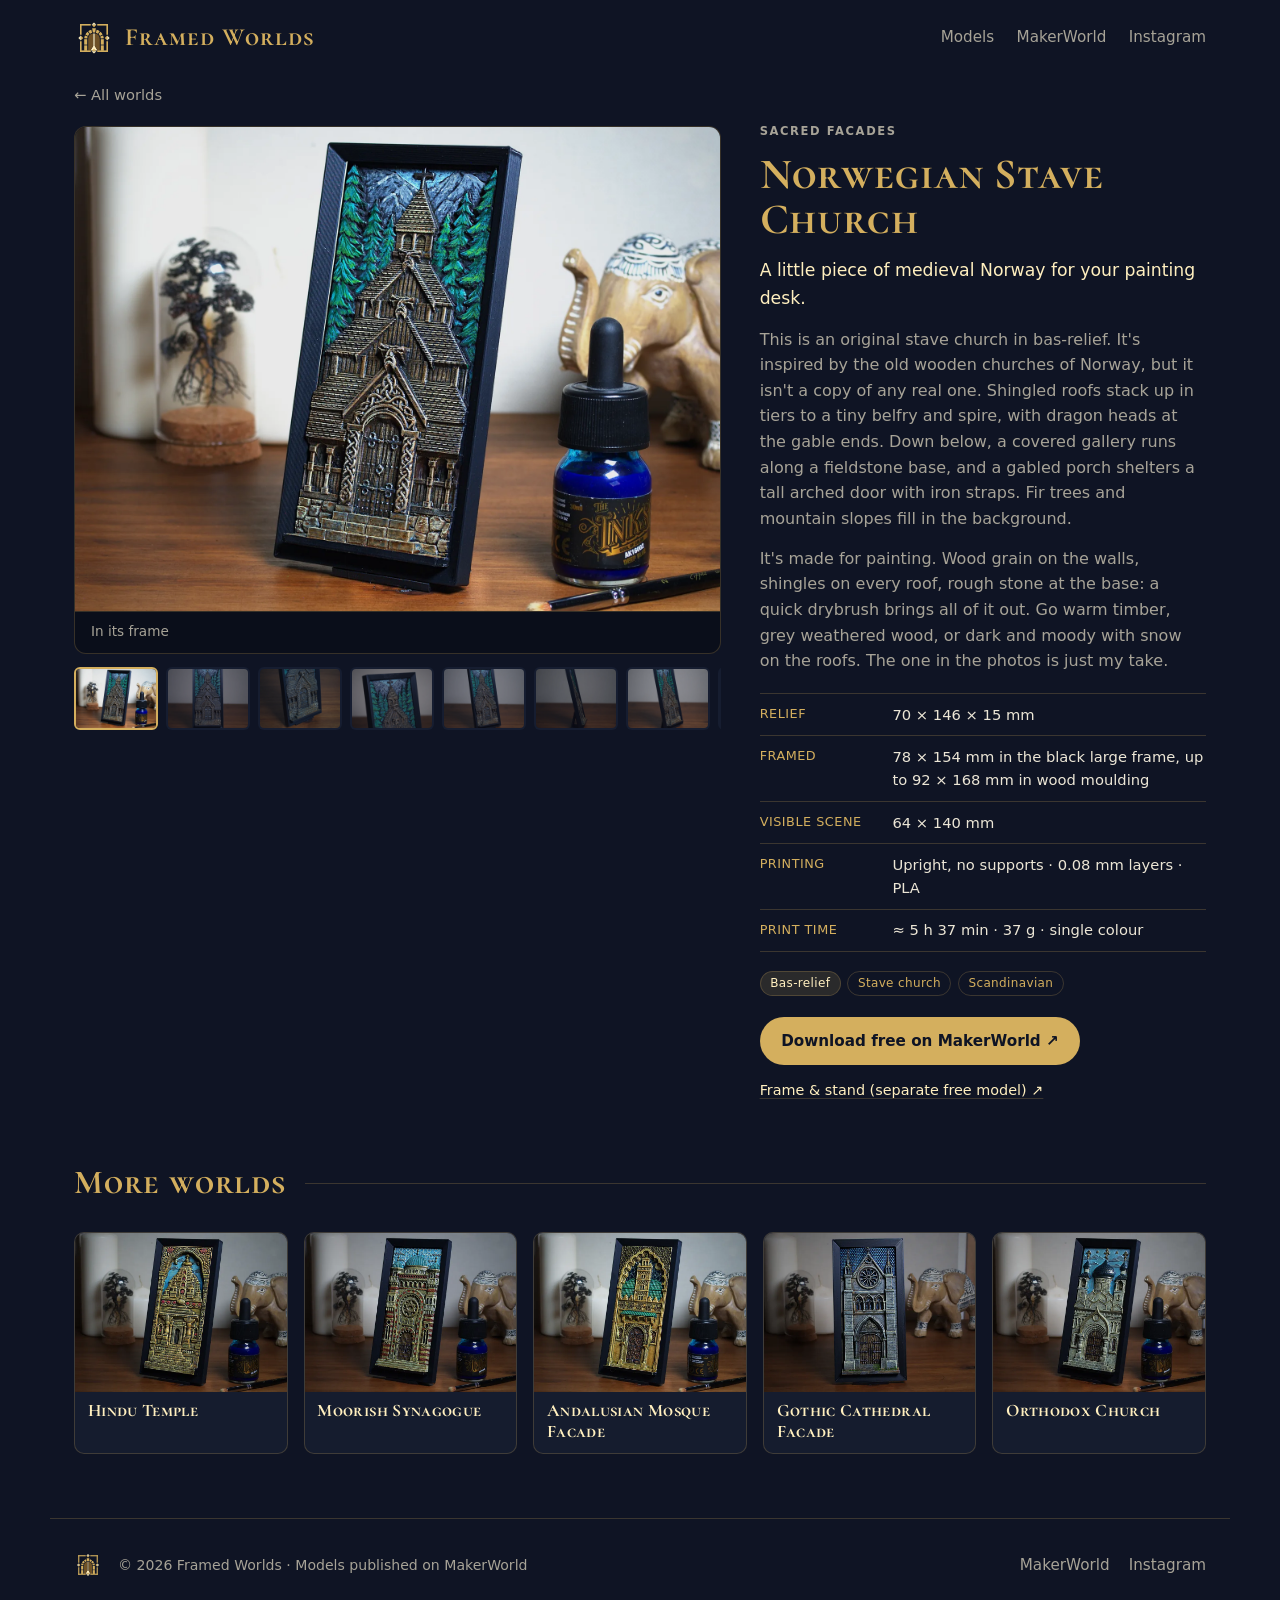
<file: models/norwegian-stave-church/index.html>
<!DOCTYPE html>
<html lang="en">
<head>
  <meta charset="utf-8">
  <meta name="viewport" content="width=device-width, initial-scale=1">
  <!-- Page générée par tools/build_pages.py à partir de models.json : ne pas modifier à la main -->
  <title>Norwegian Stave Church — framed bas-relief to 3D print &amp; paint | Framed Worlds</title>
  <meta name="description" content="A little piece of medieval Norway for your painting desk. This is an original stave church in bas-relief. It&#x27;s inspired by the old wooden churches of…">
  <meta name="theme-color" content="#0F1424">
  <link rel="canonical" href="https://framedworlds.com/models/norwegian-stave-church/">
  <meta property="og:type" content="article">
  <meta property="og:site_name" content="Framed Worlds">
  <meta property="og:url" content="https://framedworlds.com/models/norwegian-stave-church/">
  <meta property="og:title" content="Norwegian Stave Church — Framed Worlds">
  <meta property="og:description" content="A little piece of medieval Norway for your painting desk. This is an original stave church in bas-relief. It&#x27;s inspired by the old wooden churches of…">
  <meta property="og:image" content="https://framedworlds.com/images/norwegian-stave-church/og.jpg">
  <meta property="og:image:width" content="1200">
  <meta property="og:image:height" content="630">
  <meta name="twitter:card" content="summary_large_image">
  <link rel="icon" href="/assets/favicon.svg" type="image/svg+xml">
  <link rel="apple-touch-icon" href="/assets/apple-touch-icon.png">
  <link rel="preload" href="/assets/fonts/cormorant-sc-700.woff2" as="font" type="font/woff2" crossorigin>
  <link rel="stylesheet" href="/styles.css">
  <script type="application/ld+json">{"@context": "https://schema.org", "@graph": [{"@type": "CreativeWork", "name": "Norwegian Stave Church", "description": "A little piece of medieval Norway for your painting desk. This is an original stave church in bas-relief. It's inspired by the old wooden churches of…", "url": "https://framedworlds.com/models/norwegian-stave-church/", "image": ["https://framedworlds.com/images/norwegian-stave-church/01_photo_DSC_0478_nef_contexte.webp", "https://framedworlds.com/images/norwegian-stave-church/02_photo_DSC_0379_nef.webp", "https://framedworlds.com/images/norwegian-stave-church/03_photo_DSC_0505_nef_contexte.webp"], "creator": {"@type": "Organization", "name": "Framed Worlds", "url": "https://framedworlds.com/"}, "isPartOf": {"@type": "CreativeWorkSeries", "name": "Sacred Facades"}, "sameAs": "https://makerworld.com/en/models/3665101-norwegian-stave-church-framed-bas-relief-diorama"}, {"@type": "BreadcrumbList", "itemListElement": [{"@type": "ListItem", "position": 1, "name": "Framed Worlds", "item": "https://framedworlds.com/"}, {"@type": "ListItem", "position": 2, "name": "Norwegian Stave Church", "item": "https://framedworlds.com/models/norwegian-stave-church/"}]}]}</script>
</head>
<body class="model-page">
  <header class="site-header">
    <a class="brand" href="/" aria-label="Framed Worlds — home">
      <img src="/assets/icon.svg" alt="" width="40" height="40">
      <span>Framed Worlds</span>
    </a>
    <nav aria-label="Main">
      <a href="/#models">Models</a>
      <a href="https://makerworld.com/en/@FramedWorlds" target="_blank" rel="noopener">MakerWorld</a>
      <a href="https://www.instagram.com/framedworldsdiorama/" target="_blank" rel="noopener">Instagram</a>
    </nav>
  </header>

  <main class="mp">
    <p class="mp-back"><a href="/#models">← All worlds</a></p>
    <article class="mp-layout">
      <div class="mp-gallery">
        <figure class="mp-stage">
          <img id="mp-main" src="/images/norwegian-stave-church/01_photo_DSC_0478_nef_contexte.webp" alt="Norwegian Stave Church — In its frame" width="1600" height="1200" decoding="async">
          <figcaption id="mp-caption">In its frame</figcaption>
        </figure>
        <div class="mp-thumbs"><button type="button" data-full="/images/norwegian-stave-church/01_photo_DSC_0478_nef_contexte.webp" data-alt="Norwegian Stave Church — In its frame" data-caption="In its frame" aria-current="true" aria-label="Photo 1 of 9: In its frame"><img src="/images/norwegian-stave-church/01_photo_DSC_0478_nef_contexte-sm.webp" alt="" loading="lazy" decoding="async"></button><button type="button" data-full="/images/norwegian-stave-church/02_photo_DSC_0379_nef.webp" data-alt="Norwegian Stave Church — Close-up" data-caption="Close-up" aria-label="Photo 2 of 9: Close-up"><img src="/images/norwegian-stave-church/02_photo_DSC_0379_nef-sm.webp" alt="" loading="lazy" decoding="async"></button><button type="button" data-full="/images/norwegian-stave-church/03_photo_DSC_0505_nef_contexte.webp" data-alt="Norwegian Stave Church — On display" data-caption="On display" aria-label="Photo 3 of 9: On display"><img src="/images/norwegian-stave-church/03_photo_DSC_0505_nef_contexte-sm.webp" alt="" loading="lazy" decoding="async"></button><button type="button" data-full="/images/norwegian-stave-church/04_photo_DSC_0507_nef_contexte.webp" data-alt="Norwegian Stave Church — On display" data-caption="On display" aria-label="Photo 4 of 9: On display"><img src="/images/norwegian-stave-church/04_photo_DSC_0507_nef_contexte-sm.webp" alt="" loading="lazy" decoding="async"></button><button type="button" data-full="/images/norwegian-stave-church/05_photo_DSC_0380_nef.webp" data-alt="Norwegian Stave Church — Close-up" data-caption="Close-up" aria-label="Photo 5 of 9: Close-up"><img src="/images/norwegian-stave-church/05_photo_DSC_0380_nef-sm.webp" alt="" loading="lazy" decoding="async"></button><button type="button" data-full="/images/norwegian-stave-church/06_photo_DSC_0402_nef.webp" data-alt="Norwegian Stave Church — Close-up" data-caption="Close-up" aria-label="Photo 6 of 9: Close-up"><img src="/images/norwegian-stave-church/06_photo_DSC_0402_nef-sm.webp" alt="" loading="lazy" decoding="async"></button><button type="button" data-full="/images/norwegian-stave-church/07_photo_DSC_0405_nef.webp" data-alt="Norwegian Stave Church — Close-up" data-caption="Close-up" aria-label="Photo 7 of 9: Close-up"><img src="/images/norwegian-stave-church/07_photo_DSC_0405_nef-sm.webp" alt="" loading="lazy" decoding="async"></button><button type="button" data-full="/images/norwegian-stave-church/08_rendu_face.webp" data-alt="Norwegian Stave Church — 3D render, front view (unpainted)" data-caption="3D render, front view (unpainted)" aria-label="Photo 8 of 9: 3D render, front view (unpainted)"><img src="/images/norwegian-stave-church/08_rendu_face-sm.webp" alt="" loading="lazy" decoding="async"></button><button type="button" data-full="/images/norwegian-stave-church/09_rendu_trois_quarts.webp" data-alt="Norwegian Stave Church — 3D render, three-quarter view (unpainted)" data-caption="3D render, three-quarter view (unpainted)" aria-label="Photo 9 of 9: 3D render, three-quarter view (unpainted)"><img src="/images/norwegian-stave-church/09_rendu_trois_quarts-sm.webp" alt="" loading="lazy" decoding="async"></button></div>
      </div>
      <div class="mp-info">
        <p class="eyebrow">Sacred Facades</p>
        <h1>Norwegian Stave Church</h1>
        <p class="lead">A little piece of medieval Norway for your painting desk.</p>
        <p>This is an original stave church in bas-relief. It&#x27;s inspired by the old wooden churches of Norway, but it isn&#x27;t a copy of any real one. Shingled roofs stack up in tiers to a tiny belfry and spire, with dragon heads at the gable ends. Down below, a covered gallery runs along a fieldstone base, and a gabled porch shelters a tall arched door with iron straps. Fir trees and mountain slopes fill in the background.</p><p>It&#x27;s made for painting. Wood grain on the walls, shingles on every roof, rough stone at the base: a quick drybrush brings all of it out. Go warm timber, grey weathered wood, or dark and moody with snow on the roofs. The one in the photos is just my take.</p>
        <dl class="specs"><div><dt>Relief</dt><dd>70 × 146 × 15 mm</dd></div><div><dt>Framed</dt><dd>78 × 154 mm in the black large frame, up to 92 × 168 mm in wood moulding</dd></div><div><dt>Visible scene</dt><dd>64 × 140 mm</dd></div><div><dt>Printing</dt><dd>Upright, no supports · 0.08 mm layers · PLA</dd></div><div><dt>Print time</dt><dd>≈ 5 h 37 min · 37 g · single colour</dd></div></dl>
        <ul class="tags"><li class="cat">Bas-relief</li><li>Stave church</li><li>Scandinavian</li></ul>
        <div class="viewer-actions"><a class="btn btn-primary" href="https://makerworld.com/en/models/3665101-norwegian-stave-church-framed-bas-relief-diorama" target="_blank" rel="noopener">Download free on MakerWorld ↗</a></div>
        <ul class="extra-links"><li><a href="https://makerworld.com/en/models/3664626-frames-for-bas-relief-dioramas" target="_blank" rel="noopener">Frame &amp; stand (separate free model) ↗</a></li></ul>
      </div>
    </article>
    <section class="mp-more" aria-labelledby="more-title"><div class="section-head"><h2 id="more-title">More worlds</h2><span class="rule" aria-hidden="true"></span></div><ul><li><a href="/models/hindu-temple/"><img src="/images/hindu-temple/01_photo_DSC_0475_nef_contexte-sm.webp" alt="" loading="lazy" width="800" height="600"><span>Hindu Temple</span></a></li><li><a href="/models/moorish-synagogue/"><img src="/images/moorish-synagogue/01_photo_DSC_0473_nef_contexte-sm.webp" alt="" loading="lazy" width="800" height="600"><span>Moorish Synagogue</span></a></li><li><a href="/models/andalusian-mosque/"><img src="/images/andalusian-mosque/01_photo_DSC_0472_nef_contexte-sm.webp" alt="" loading="lazy" width="800" height="600"><span>Andalusian Mosque Facade</span></a></li><li><a href="/models/gothic-cathedral/"><img src="/images/gothic-cathedral/01_photo_DSC_0485_nef_contexte-sm.webp" alt="" loading="lazy" width="800" height="600"><span>Gothic Cathedral Facade</span></a></li><li><a href="/models/orthodox-church/"><img src="/images/orthodox-church/01_photo_DSC_0476_nef_contexte-sm.webp" alt="" loading="lazy" width="800" height="600"><span>Orthodox Church</span></a></li></ul></section>
  </main>

  <footer class="site-footer">
    <img src="/assets/icon.svg" alt="" width="28" height="28">
    <p>© 2026 Framed Worlds · Models published on MakerWorld</p>
    <nav aria-label="Footer"><a href="https://makerworld.com/en/@FramedWorlds" target="_blank" rel="noopener">MakerWorld</a><a href="https://www.instagram.com/framedworldsdiorama/" target="_blank" rel="noopener">Instagram</a></nav>
  </footer>

  <script>
  (function () {
    var main = document.getElementById("mp-main"), cap = document.getElementById("mp-caption");
    var btns = [].slice.call(document.querySelectorAll(".mp-thumbs button"));
    var pos = 0;
    function show(i) {
      if (!btns.length) return;
      pos = (i + btns.length) % btns.length;
      var b = btns[pos];
      main.src = b.getAttribute("data-full"); main.alt = b.getAttribute("data-alt");
      cap.textContent = b.getAttribute("data-caption");
      btns.forEach(function (x, k) { if (k === pos) x.setAttribute("aria-current", "true"); else x.removeAttribute("aria-current"); });
    }
    btns.forEach(function (b, k) { b.addEventListener("click", function () { show(k); }); });
    document.addEventListener("keydown", function (ev) {
      if (ev.key === "ArrowRight") show(pos + 1);
      if (ev.key === "ArrowLeft") show(pos - 1);
    });
    var x0 = null, stage = document.querySelector(".mp-stage");
    if (stage) {
      stage.addEventListener("touchstart", function (ev) { x0 = ev.touches[0].clientX; }, { passive: true });
      stage.addEventListener("touchend", function (ev) {
        if (x0 === null) return; var dx = ev.changedTouches[0].clientX - x0; x0 = null;
        if (Math.abs(dx) > 40) show(pos + (dx < 0 ? 1 : -1));
      });
    }
  })();
  </script>
</body>
</html>
</file>
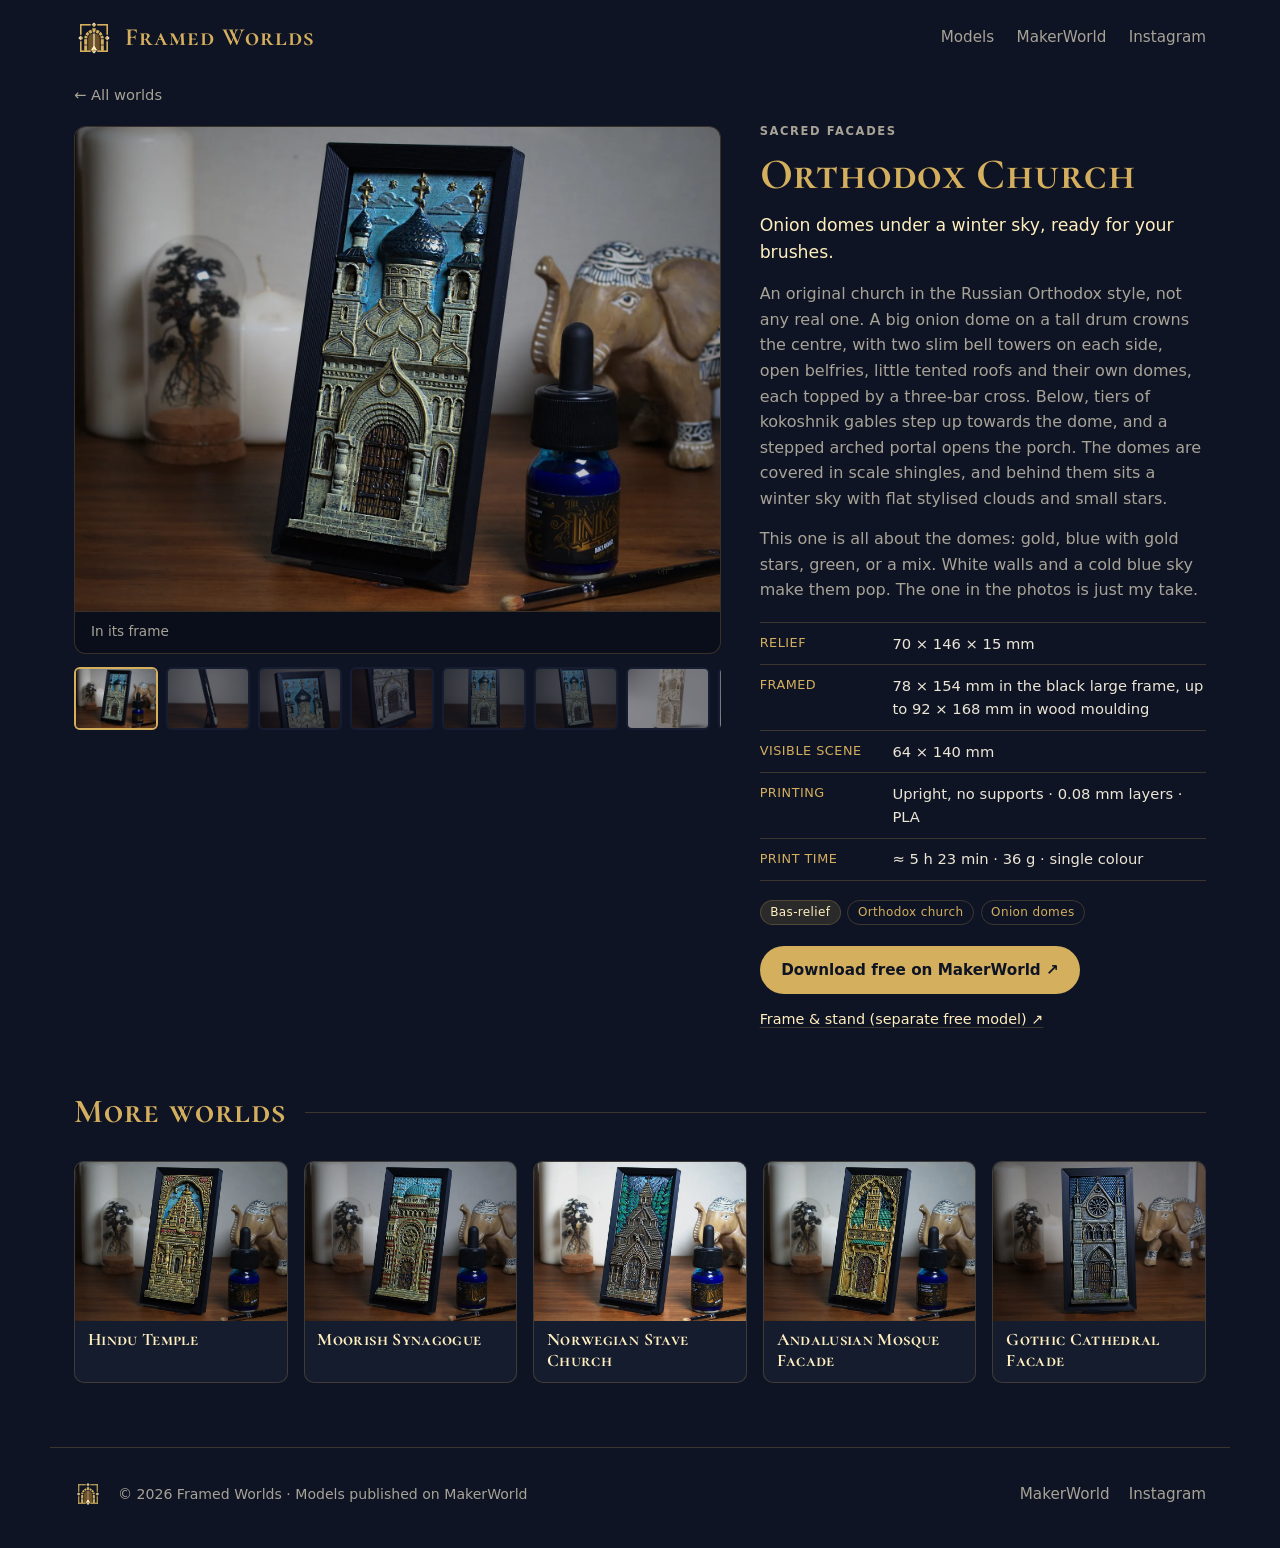
<file: models/orthodox-church/index.html>
<!DOCTYPE html>
<html lang="en">
<head>
  <meta charset="utf-8">
  <meta name="viewport" content="width=device-width, initial-scale=1">
  <!-- Page générée par tools/build_pages.py à partir de models.json : ne pas modifier à la main -->
  <title>Orthodox Church — framed bas-relief to 3D print &amp; paint | Framed Worlds</title>
  <meta name="description" content="Onion domes under a winter sky, ready for your brushes. An original church in the Russian Orthodox style, not any real one. A big onion dome on a tall…">
  <meta name="theme-color" content="#0F1424">
  <link rel="canonical" href="https://framedworlds.com/models/orthodox-church/">
  <meta property="og:type" content="article">
  <meta property="og:site_name" content="Framed Worlds">
  <meta property="og:url" content="https://framedworlds.com/models/orthodox-church/">
  <meta property="og:title" content="Orthodox Church — Framed Worlds">
  <meta property="og:description" content="Onion domes under a winter sky, ready for your brushes. An original church in the Russian Orthodox style, not any real one. A big onion dome on a tall…">
  <meta property="og:image" content="https://framedworlds.com/images/orthodox-church/og.jpg">
  <meta property="og:image:width" content="1200">
  <meta property="og:image:height" content="630">
  <meta name="twitter:card" content="summary_large_image">
  <link rel="icon" href="/assets/favicon.svg" type="image/svg+xml">
  <link rel="apple-touch-icon" href="/assets/apple-touch-icon.png">
  <link rel="preload" href="/assets/fonts/cormorant-sc-700.woff2" as="font" type="font/woff2" crossorigin>
  <link rel="stylesheet" href="/styles.css">
  <script type="application/ld+json">{"@context": "https://schema.org", "@graph": [{"@type": "CreativeWork", "name": "Orthodox Church", "description": "Onion domes under a winter sky, ready for your brushes. An original church in the Russian Orthodox style, not any real one. A big onion dome on a tall…", "url": "https://framedworlds.com/models/orthodox-church/", "image": ["https://framedworlds.com/images/orthodox-church/01_photo_DSC_0476_nef_contexte.webp", "https://framedworlds.com/images/orthodox-church/07_photo_DSC_0401_nef.webp", "https://framedworlds.com/images/orthodox-church/03_photo_DSC_0517_nef_contexte.webp"], "creator": {"@type": "Organization", "name": "Framed Worlds", "url": "https://framedworlds.com/"}, "isPartOf": {"@type": "CreativeWorkSeries", "name": "Sacred Facades"}, "sameAs": "https://makerworld.com/en/models/3665012-orthodox-church-framed-bas-relief-diorama"}, {"@type": "BreadcrumbList", "itemListElement": [{"@type": "ListItem", "position": 1, "name": "Framed Worlds", "item": "https://framedworlds.com/"}, {"@type": "ListItem", "position": 2, "name": "Orthodox Church", "item": "https://framedworlds.com/models/orthodox-church/"}]}]}</script>
</head>
<body class="model-page">
  <header class="site-header">
    <a class="brand" href="/" aria-label="Framed Worlds — home">
      <img src="/assets/icon.svg" alt="" width="40" height="40">
      <span>Framed Worlds</span>
    </a>
    <nav aria-label="Main">
      <a href="/#models">Models</a>
      <a href="https://makerworld.com/en/@FramedWorlds" target="_blank" rel="noopener">MakerWorld</a>
      <a href="https://www.instagram.com/framedworldsdiorama/" target="_blank" rel="noopener">Instagram</a>
    </nav>
  </header>

  <main class="mp">
    <p class="mp-back"><a href="/#models">← All worlds</a></p>
    <article class="mp-layout">
      <div class="mp-gallery">
        <figure class="mp-stage">
          <img id="mp-main" src="/images/orthodox-church/01_photo_DSC_0476_nef_contexte.webp" alt="Orthodox Church — In its frame" width="1600" height="1200" decoding="async">
          <figcaption id="mp-caption">In its frame</figcaption>
        </figure>
        <div class="mp-thumbs"><button type="button" data-full="/images/orthodox-church/01_photo_DSC_0476_nef_contexte.webp" data-alt="Orthodox Church — In its frame" data-caption="In its frame" aria-current="true" aria-label="Photo 1 of 8: In its frame"><img src="/images/orthodox-church/01_photo_DSC_0476_nef_contexte-sm.webp" alt="" loading="lazy" decoding="async"></button><button type="button" data-full="/images/orthodox-church/07_photo_DSC_0401_nef.webp" data-alt="Orthodox Church — Close-up" data-caption="Close-up" aria-label="Photo 2 of 8: Close-up"><img src="/images/orthodox-church/07_photo_DSC_0401_nef-sm.webp" alt="" loading="lazy" decoding="async"></button><button type="button" data-full="/images/orthodox-church/03_photo_DSC_0517_nef_contexte.webp" data-alt="Orthodox Church — On display" data-caption="On display" aria-label="Photo 3 of 8: On display"><img src="/images/orthodox-church/03_photo_DSC_0517_nef_contexte-sm.webp" alt="" loading="lazy" decoding="async"></button><button type="button" data-full="/images/orthodox-church/04_photo_DSC_0519_nef_contexte.webp" data-alt="Orthodox Church — On display" data-caption="On display" aria-label="Photo 4 of 8: On display"><img src="/images/orthodox-church/04_photo_DSC_0519_nef_contexte-sm.webp" alt="" loading="lazy" decoding="async"></button><button type="button" data-full="/images/orthodox-church/05_photo_DSC_0383_nef.webp" data-alt="Orthodox Church — Close-up" data-caption="Close-up" aria-label="Photo 5 of 8: Close-up"><img src="/images/orthodox-church/05_photo_DSC_0383_nef-sm.webp" alt="" loading="lazy" decoding="async"></button><button type="button" data-full="/images/orthodox-church/06_photo_DSC_0385_nef.webp" data-alt="Orthodox Church — Close-up" data-caption="Close-up" aria-label="Photo 6 of 8: Close-up"><img src="/images/orthodox-church/06_photo_DSC_0385_nef-sm.webp" alt="" loading="lazy" decoding="async"></button><button type="button" data-full="/images/orthodox-church/09_rendu_trois_quarts.webp" data-alt="Orthodox Church — 3D render, three-quarter view (unpainted)" data-caption="3D render, three-quarter view (unpainted)" aria-label="Photo 7 of 8: 3D render, three-quarter view (unpainted)"><img src="/images/orthodox-church/09_rendu_trois_quarts-sm.webp" alt="" loading="lazy" decoding="async"></button><button type="button" data-full="/images/orthodox-church/08_rendu_face.webp" data-alt="Orthodox Church — 3D render, front view (unpainted)" data-caption="3D render, front view (unpainted)" aria-label="Photo 8 of 8: 3D render, front view (unpainted)"><img src="/images/orthodox-church/08_rendu_face-sm.webp" alt="" loading="lazy" decoding="async"></button></div>
      </div>
      <div class="mp-info">
        <p class="eyebrow">Sacred Facades</p>
        <h1>Orthodox Church</h1>
        <p class="lead">Onion domes under a winter sky, ready for your brushes.</p>
        <p>An original church in the Russian Orthodox style, not any real one. A big onion dome on a tall drum crowns the centre, with two slim bell towers on each side, open belfries, little tented roofs and their own domes, each topped by a three-bar cross. Below, tiers of kokoshnik gables step up towards the dome, and a stepped arched portal opens the porch. The domes are covered in scale shingles, and behind them sits a winter sky with flat stylised clouds and small stars.</p><p>This one is all about the domes: gold, blue with gold stars, green, or a mix. White walls and a cold blue sky make them pop. The one in the photos is just my take.</p>
        <dl class="specs"><div><dt>Relief</dt><dd>70 × 146 × 15 mm</dd></div><div><dt>Framed</dt><dd>78 × 154 mm in the black large frame, up to 92 × 168 mm in wood moulding</dd></div><div><dt>Visible scene</dt><dd>64 × 140 mm</dd></div><div><dt>Printing</dt><dd>Upright, no supports · 0.08 mm layers · PLA</dd></div><div><dt>Print time</dt><dd>≈ 5 h 23 min · 36 g · single colour</dd></div></dl>
        <ul class="tags"><li class="cat">Bas-relief</li><li>Orthodox church</li><li>Onion domes</li></ul>
        <div class="viewer-actions"><a class="btn btn-primary" href="https://makerworld.com/en/models/3665012-orthodox-church-framed-bas-relief-diorama" target="_blank" rel="noopener">Download free on MakerWorld ↗</a></div>
        <ul class="extra-links"><li><a href="https://makerworld.com/en/models/3664626-frames-for-bas-relief-dioramas" target="_blank" rel="noopener">Frame &amp; stand (separate free model) ↗</a></li></ul>
      </div>
    </article>
    <section class="mp-more" aria-labelledby="more-title"><div class="section-head"><h2 id="more-title">More worlds</h2><span class="rule" aria-hidden="true"></span></div><ul><li><a href="/models/hindu-temple/"><img src="/images/hindu-temple/01_photo_DSC_0475_nef_contexte-sm.webp" alt="" loading="lazy" width="800" height="600"><span>Hindu Temple</span></a></li><li><a href="/models/moorish-synagogue/"><img src="/images/moorish-synagogue/01_photo_DSC_0473_nef_contexte-sm.webp" alt="" loading="lazy" width="800" height="600"><span>Moorish Synagogue</span></a></li><li><a href="/models/norwegian-stave-church/"><img src="/images/norwegian-stave-church/01_photo_DSC_0478_nef_contexte-sm.webp" alt="" loading="lazy" width="800" height="600"><span>Norwegian Stave Church</span></a></li><li><a href="/models/andalusian-mosque/"><img src="/images/andalusian-mosque/01_photo_DSC_0472_nef_contexte-sm.webp" alt="" loading="lazy" width="800" height="600"><span>Andalusian Mosque Facade</span></a></li><li><a href="/models/gothic-cathedral/"><img src="/images/gothic-cathedral/01_photo_DSC_0485_nef_contexte-sm.webp" alt="" loading="lazy" width="800" height="600"><span>Gothic Cathedral Facade</span></a></li></ul></section>
  </main>

  <footer class="site-footer">
    <img src="/assets/icon.svg" alt="" width="28" height="28">
    <p>© 2026 Framed Worlds · Models published on MakerWorld</p>
    <nav aria-label="Footer"><a href="https://makerworld.com/en/@FramedWorlds" target="_blank" rel="noopener">MakerWorld</a><a href="https://www.instagram.com/framedworldsdiorama/" target="_blank" rel="noopener">Instagram</a></nav>
  </footer>

  <script>
  (function () {
    var main = document.getElementById("mp-main"), cap = document.getElementById("mp-caption");
    var btns = [].slice.call(document.querySelectorAll(".mp-thumbs button"));
    var pos = 0;
    function show(i) {
      if (!btns.length) return;
      pos = (i + btns.length) % btns.length;
      var b = btns[pos];
      main.src = b.getAttribute("data-full"); main.alt = b.getAttribute("data-alt");
      cap.textContent = b.getAttribute("data-caption");
      btns.forEach(function (x, k) { if (k === pos) x.setAttribute("aria-current", "true"); else x.removeAttribute("aria-current"); });
    }
    btns.forEach(function (b, k) { b.addEventListener("click", function () { show(k); }); });
    document.addEventListener("keydown", function (ev) {
      if (ev.key === "ArrowRight") show(pos + 1);
      if (ev.key === "ArrowLeft") show(pos - 1);
    });
    var x0 = null, stage = document.querySelector(".mp-stage");
    if (stage) {
      stage.addEventListener("touchstart", function (ev) { x0 = ev.touches[0].clientX; }, { passive: true });
      stage.addEventListener("touchend", function (ev) {
        if (x0 === null) return; var dx = ev.changedTouches[0].clientX - x0; x0 = null;
        if (Math.abs(dx) > 40) show(pos + (dx < 0 ? 1 : -1));
      });
    }
  })();
  </script>
</body>
</html>
</file>
<file: styles.css>
/* Framed Worlds — palette tirée du logo */
@font-face {
  font-family: "Cormorant SC";
  src: url("assets/fonts/cormorant-sc-600.woff2") format("woff2");
  font-weight: 600;
  font-display: swap;
}
@font-face {
  font-family: "Cormorant SC";
  src: url("assets/fonts/cormorant-sc-700.woff2") format("woff2");
  font-weight: 700;
  font-display: swap;
}

:root {
  --night: #0F1424;
  --surface: #151C2E;
  --surface-2: #1B2338;
  --gold: #D4AF5E;
  --light: #FFEFBF;
  --bronze: #6E5126;
  --text: #ECE6D6;
  --muted: #A7A397;
  --line: rgba(212, 175, 94, 0.22);
  --radius: 10px;
  --display: "Cormorant SC", "Cormorant Garamond", Georgia, serif;
  --body: system-ui, -apple-system, "Segoe UI", Roboto, "Helvetica Neue", Arial, sans-serif;
}

*, *::before, *::after { box-sizing: border-box; }
html { scroll-behavior: smooth; }
body {
  margin: 0;
  background: var(--night);
  color: var(--text);
  font: 400 1rem/1.6 var(--body);
  -webkit-font-smoothing: antialiased;
}
img { max-width: 100%; display: block; }
a { color: var(--light); }
a:focus-visible, button:focus-visible {
  outline: 2px solid var(--light);
  outline-offset: 3px;
  border-radius: 4px;
}

.skip {
  position: absolute; left: -999px; top: 0;
  background: var(--gold); color: var(--night); padding: .5rem 1rem; z-index: 10;
}
.skip:focus { left: 1rem; top: 1rem; }

/* Header */
.site-header {
  display: flex; align-items: center; justify-content: space-between; gap: 1rem;
  max-width: 1180px; margin: 0 auto; padding: 1.1rem 1.5rem;
}
.brand {
  display: flex; align-items: center; gap: .7rem;
  color: var(--gold); text-decoration: none;
  font: 700 1.55rem/1 var(--display); letter-spacing: .04em;
}
.site-header nav { display: flex; gap: 1.4rem; }
.site-header nav a, .site-footer nav a {
  color: var(--muted); text-decoration: none; font-size: .95rem;
  transition: color .15s;
}
.site-header nav a:hover, .site-footer nav a:hover { color: var(--light); }

/* Hero */
.hero {
  position: relative; overflow: hidden;
  text-align: center;
  padding: 3.5rem 1.5rem 4.5rem;
}
.hero-glow {
  position: absolute; left: 50%; top: 2rem; width: 420px; height: 420px;
  transform: translateX(-50%);
  background: radial-gradient(circle, rgba(212, 175, 94, .16) 0%, rgba(212, 175, 94, .05) 42%, transparent 70%);
  pointer-events: none;
}
.hero-icon { position: relative; margin: 0 auto 1.6rem; width: 168px; height: 168px; }
.hero h1 {
  position: relative; margin: 0;
  font: 700 clamp(2.6rem, 7vw, 4.6rem)/1 var(--display);
  color: var(--gold); letter-spacing: .03em;
}
.tagline {
  position: relative; max-width: 38rem; margin: 1.2rem auto 2rem;
  color: var(--muted); font-size: 1.08rem;
}
.actions { position: relative; display: flex; gap: .9rem; justify-content: center; flex-wrap: wrap; }

.btn {
  border: 0; background: none; font-family: var(--body); cursor: pointer;
  display: inline-flex; align-items: center; justify-content: center;
  padding: .75rem 1.35rem; border-radius: 999px;
  font-weight: 600; font-size: .95rem; text-decoration: none;
  transition: transform .15s, background .15s, color .15s, border-color .15s;
}
.btn-primary { background: var(--gold); color: var(--night); }
.btn-primary:hover { background: var(--light); }
.btn-ghost { border: 1px solid var(--line); color: var(--light); }
.btn-ghost:hover { border-color: var(--gold); }
.btn-sm { padding: .5rem 1rem; font-size: .88rem; }

/* Models */
.models { max-width: 1180px; margin: 0 auto; padding: 0 1.5rem 5rem; }
.section-head { display: flex; align-items: center; gap: 1.2rem; margin-bottom: 2rem; }
.section-head h2 {
  margin: 0; font: 700 2.1rem/1 var(--display); color: var(--gold); letter-spacing: .03em;
}
.rule { flex: 1; height: 1px; background: var(--line); }

.filters { display: flex; flex-wrap: wrap; gap: .5rem; margin: -.4rem 0 1.8rem; }
.chip {
  display: inline-flex; align-items: center; gap: .45rem;
  font: 600 .9rem/1 var(--body); color: var(--muted);
  background: transparent; border: 1px solid var(--line); border-radius: 999px;
  padding: .55rem 1rem; cursor: pointer;
  transition: color .15s, border-color .15s, background .15s;
}
.chip:hover { color: var(--light); border-color: var(--gold); }
.chip[aria-pressed="true"] { background: var(--gold); border-color: var(--gold); color: var(--night); }
.chip .count { font-weight: 500; font-size: .78rem; opacity: .7; }

.grid {
  display: grid; gap: 1.6rem;
  grid-template-columns: repeat(auto-fill, minmax(300px, 1fr));
}
.status { color: var(--muted); grid-column: 1 / -1; }
.status code { color: var(--light); }

.card {
  display: flex; flex-direction: column;
  background: var(--surface);
  border: 1px solid var(--line);
  border-radius: var(--radius);
  overflow: hidden;
  transition: transform .2s, border-color .2s, box-shadow .2s;
}
.card:hover {
  transform: translateY(-3px);
  border-color: rgba(212, 175, 94, .5);
  box-shadow: 0 14px 30px -18px rgba(0, 0, 0, .8);
}
.card-media {
  position: relative; display: block; width: 100%; padding: 0; border: 0; cursor: zoom-in;
  aspect-ratio: 4 / 3; overflow: hidden;
  background: var(--surface-2) url("assets/icon.svg") center / 30% no-repeat;
}
.card-media img { width: 100%; height: 100%; object-fit: cover; transition: transform .35s; }
.card:hover .card-media img { transform: scale(1.03); }
.card-media.missing img { display: none; }
.card-media .count {
  position: absolute; right: .6rem; bottom: .6rem;
  font: 600 .75rem/1 var(--body); letter-spacing: .02em; color: var(--light);
  background: rgba(15, 20, 36, .78); border: 1px solid var(--line); border-radius: 999px; padding: .35rem .6rem;
}
.eyebrow {
  margin: 0; font: 600 .72rem/1 var(--body); letter-spacing: .14em; text-transform: uppercase; color: var(--gold);
}
.card .eyebrow { color: var(--gold); font-size: .7rem; }
.card-body { display: flex; flex-direction: column; gap: .55rem; padding: 1.1rem 1.15rem 1.25rem; flex: 1; }
.card h3 { margin: 0; font: 700 1.45rem/1.15 var(--display); color: var(--light); letter-spacing: .02em; }
.card h3 a { color: inherit; text-decoration: none; }
.card h3 a:hover { color: var(--gold); text-decoration: underline; text-decoration-color: var(--line); text-underline-offset: 4px; }
.card p { margin: 0; color: var(--muted); font-size: .94rem; }
.tags { display: flex; flex-wrap: wrap; gap: .4rem; margin: .1rem 0 0; padding: 0; list-style: none; }
.tags li {
  font-size: .75rem; letter-spacing: .03em; color: var(--gold);
  border: 1px solid var(--line); border-radius: 999px; padding: .12rem .6rem;
}
.tags li.cat { background: rgba(212, 175, 94, .14); color: var(--light); }
.card-actions { display: flex; gap: .6rem; flex-wrap: wrap; margin-top: auto; padding-top: .7rem; }

/* Footer */
.site-footer {
  display: flex; align-items: center; gap: 1rem; flex-wrap: wrap;
  max-width: 1180px; margin: 0 auto; padding: 2rem 1.5rem 2.5rem;
  border-top: 1px solid var(--line);
  color: var(--muted); font-size: .88rem;
}
.site-footer p { margin: 0; flex: 1; }
.site-footer nav { display: flex; gap: 1.2rem; }


/* Viewer (photo gallery + details) */
html.modal-open { overflow: hidden; }
.viewer {
  width: min(1180px, calc(100vw - 2rem)); max-width: none;
  height: min(820px, calc(100vh - 2rem)); max-height: none;
  margin: auto; padding: 0; border: 1px solid var(--line); border-radius: 14px;
  background: var(--night); color: var(--text); overflow: hidden;
}
.viewer::backdrop { background: rgba(6, 9, 18, .82); backdrop-filter: blur(3px); }
.viewer-shell { display: grid; grid-template-columns: minmax(0, 1.45fr) minmax(300px, 1fr); grid-template-rows: minmax(0, 1fr); height: 100%; }
.viewer-gallery { display: flex; flex-direction: column; min-width: 0; min-height: 0; background: #0A0E1A; }
.viewer-stage { position: relative; flex: 1; min-height: 0; display: flex; align-items: center; justify-content: center; }
.viewer-stage img { width: 100%; height: 100%; object-fit: contain; }
.viewer-nav {
  position: absolute; top: 50%; transform: translateY(-50%);
  width: 44px; height: 44px; border-radius: 50%; border: 1px solid var(--line);
  background: rgba(15, 20, 36, .75); color: var(--light); font: 400 1.9rem/1 var(--display); cursor: pointer;
  display: flex; align-items: center; justify-content: center; padding-bottom: 4px;
}
.viewer-nav:hover { border-color: var(--gold); background: rgba(15, 20, 36, .95); }
.viewer-nav.prev { left: .8rem; }
.viewer-nav.next { right: .8rem; }
.viewer-meta { display: flex; justify-content: space-between; gap: 1rem; padding: .6rem 1rem 0; font-size: .85rem; color: var(--muted); }
.viewer-meta p { margin: 0; }
.viewer-thumbs { display: flex; gap: .5rem; overflow-x: auto; padding: .7rem 1rem 1rem; scrollbar-width: thin; }
.viewer-thumbs button {
  flex: none; width: 72px; height: 54px; padding: 0; border: 2px solid transparent; border-radius: 6px;
  overflow: hidden; background: var(--surface-2); cursor: pointer; opacity: .6; transition: opacity .15s, border-color .15s;
}
.viewer-thumbs button img { width: 100%; height: 100%; object-fit: cover; }
.viewer-thumbs button:hover { opacity: 1; }
.viewer-thumbs button[aria-current="true"] { border-color: var(--gold); opacity: 1; }
.viewer-info { min-height: 0; overflow-y: auto; padding: 2rem 1.8rem 1.8rem; border-left: 1px solid var(--line); outline: none; }
.viewer-info .eyebrow { margin: 0; color: var(--gold); font-size: .72rem; }
.viewer-info h2 { margin: .5rem 0 .8rem; font: 700 2rem/1.05 var(--display); color: var(--gold); letter-spacing: .02em; }
.viewer-info p { margin: 0 0 .9rem; color: var(--muted); font-size: .95rem; }
.viewer-info .lead { color: var(--light); font-size: 1.05rem; }
.specs { margin: 1.2rem 0; padding: 0; border-top: 1px solid var(--line); }
.specs div { display: grid; grid-template-columns: 7.5rem 1fr; gap: .8rem; padding: .55rem 0; border-bottom: 1px solid var(--line); }
.specs dt { color: var(--gold); font-size: .8rem; letter-spacing: .04em; text-transform: uppercase; padding-top: .1rem; }
.specs dd { margin: 0; font-size: .92rem; }
.viewer-actions { display: flex; flex-wrap: wrap; gap: .6rem; margin-top: 1.3rem; }
.extra-links { list-style: none; margin: .9rem 0 0; padding: 0; font-size: .9rem; }
.extra-links a { color: var(--light); text-decoration-color: var(--line); text-underline-offset: 3px; }
.extra-links a:hover { text-decoration-color: var(--gold); }
.viewer-close {
  position: absolute; top: .7rem; right: .7rem; z-index: 2;
  width: 40px; height: 40px; border-radius: 50%; border: 1px solid var(--line);
  background: rgba(15, 20, 36, .85); color: var(--light); font: 400 1.6rem/1 var(--body); cursor: pointer;
}
.viewer-close:hover { border-color: var(--gold); }
.viewer-page { margin: 0 0 .9rem; font-size: .9rem; }
.viewer-page a { color: var(--gold); text-underline-offset: 3px; }

/* Model page (models/<id>/, générée par tools/build_pages.py) */
.mp { max-width: 1180px; margin: 0 auto; padding: .5rem 1.5rem 4rem; }
.mp-back { margin: 0 0 1.2rem; font-size: .92rem; }
.mp-back a { color: var(--muted); text-decoration: none; }
.mp-back a:hover { color: var(--light); }
.mp-layout { display: grid; grid-template-columns: minmax(0, 1.45fr) minmax(300px, 1fr); gap: 2.4rem; align-items: start; }
.mp-gallery { min-width: 0; }
.mp-stage { margin: 0; background: #0A0E1A; border: 1px solid var(--line); border-radius: 12px; overflow: hidden; }
.mp-stage img { width: 100%; height: auto; aspect-ratio: 4 / 3; object-fit: contain; }
.mp-stage figcaption { padding: .55rem 1rem .65rem; font-size: .85rem; color: var(--muted); border-top: 1px solid var(--line); }
.mp-thumbs { display: flex; gap: .5rem; overflow-x: auto; padding: .8rem 0 .2rem; scrollbar-width: thin; }
.mp-thumbs button {
  flex: none; width: 84px; height: 63px; padding: 0; border: 2px solid transparent; border-radius: 6px;
  overflow: hidden; background: var(--surface-2); cursor: pointer; opacity: .6; transition: opacity .15s, border-color .15s;
}
.mp-thumbs button img { width: 100%; height: 100%; object-fit: cover; }
.mp-thumbs button:hover { opacity: 1; }
.mp-thumbs button[aria-current="true"] { border-color: var(--gold); opacity: 1; }
.mp-info h1 { margin: .5rem 0 .9rem; font: 700 clamp(2rem, 4vw, 2.7rem)/1.05 var(--display); color: var(--gold); letter-spacing: .02em; }
.mp-info p { margin: 0 0 .9rem; color: var(--muted); }
.mp-info .lead { color: var(--light); font-size: 1.08rem; }
.mp-more { margin-top: 4rem; }
.mp-more ul { list-style: none; margin: 0; padding: 0; display: grid; grid-template-columns: repeat(auto-fill, minmax(200px, 1fr)); gap: 1rem; }
.mp-more li { display: flex; }
.mp-more a {
  display: block; flex: 1; text-decoration: none; color: var(--light); background: var(--surface);
  border: 1px solid var(--line); border-radius: var(--radius); overflow: hidden; transition: border-color .15s;
}
.mp-more a:hover { border-color: var(--gold); }
.mp-more img { width: 100%; height: auto; aspect-ratio: 4 / 3; object-fit: cover; }
.mp-more a span { display: block; padding: .6rem .8rem .7rem; font: 700 1.1rem/1.15 var(--display); letter-spacing: .02em; }

@media (max-width: 860px) {
  .viewer { width: 100vw; height: 100dvh; max-height: none; border-radius: 0; border: 0; }
  .viewer-shell { grid-template-columns: 1fr; grid-template-rows: auto auto; height: 100%; overflow-y: auto; }
  .viewer-stage { flex: none; }
  .viewer-stage img { height: auto; max-height: 62vh; aspect-ratio: 4 / 3; }
  .viewer-info { border-left: 0; border-top: 1px solid var(--line); overflow: visible; padding: 1.4rem 1.2rem 2rem; }
  .viewer-nav { width: 38px; height: 38px; }
  .mp-layout { grid-template-columns: 1fr; gap: 1.6rem; }
}

@media (max-width: 600px) {
  .site-header { padding: 1rem; }
  .brand span { display: none; }
  .site-header nav { gap: 1rem; }
  .hero { padding: 2rem 1.2rem 3.5rem; }
  .hero-icon { width: 128px; height: 128px; }
  .models { padding: 0 1rem 4rem; }
  .mp { padding: .3rem 1rem 3rem; }
  .mp-more ul { grid-template-columns: repeat(2, minmax(0, 1fr)); gap: .7rem; }
  .grid { grid-template-columns: 1fr; }
  .filters { gap: .4rem; }
  .chip { font-size: .84rem; padding: .5rem .8rem; gap: .35rem; }
  .site-footer { flex-direction: column; text-align: center; gap: .8rem; }
  .site-footer p { flex: none; }
}

@media (prefers-reduced-motion: reduce) {
  html { scroll-behavior: auto; }
  .card, .btn, .chip, .card-media img, .viewer-thumbs button, .mp-thumbs button, .mp-more a { transition: none; }
  .card:hover .card-media img { transform: none; }
  .card:hover { transform: none; }
}
</file>
